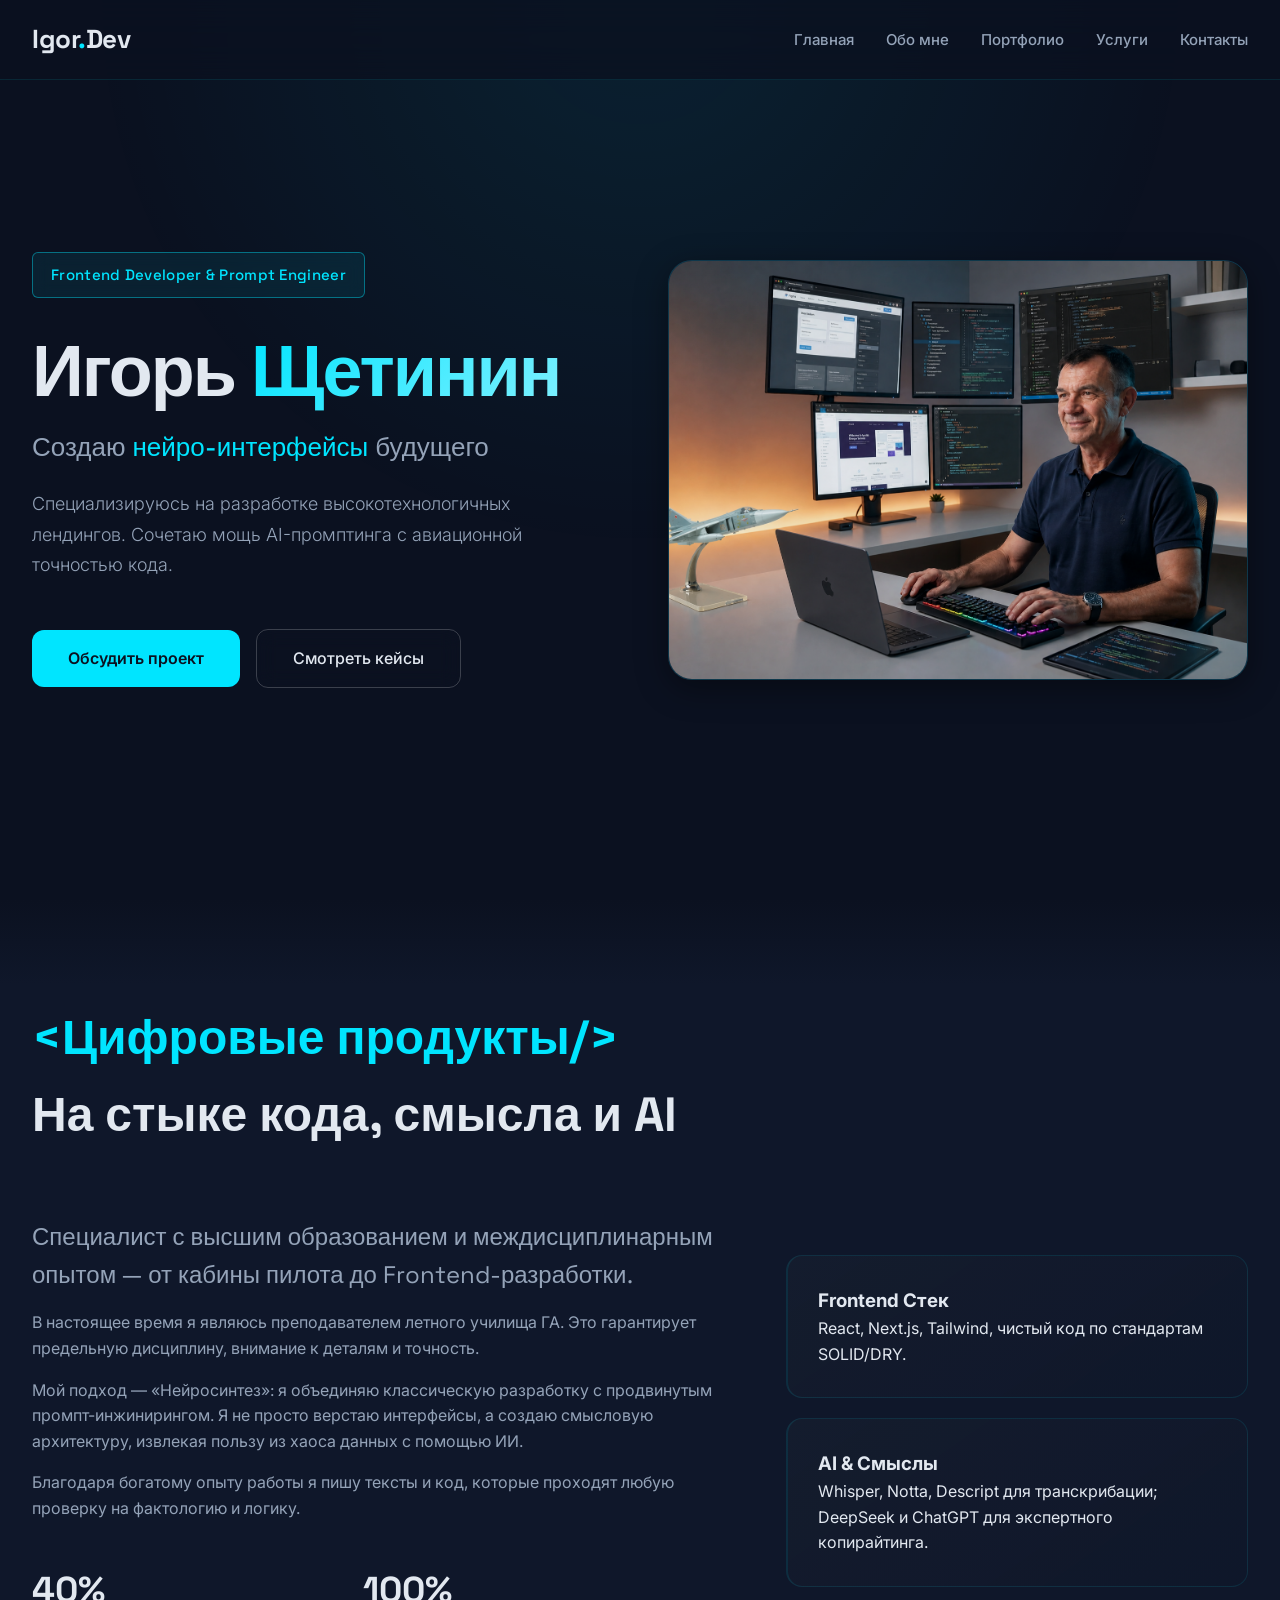
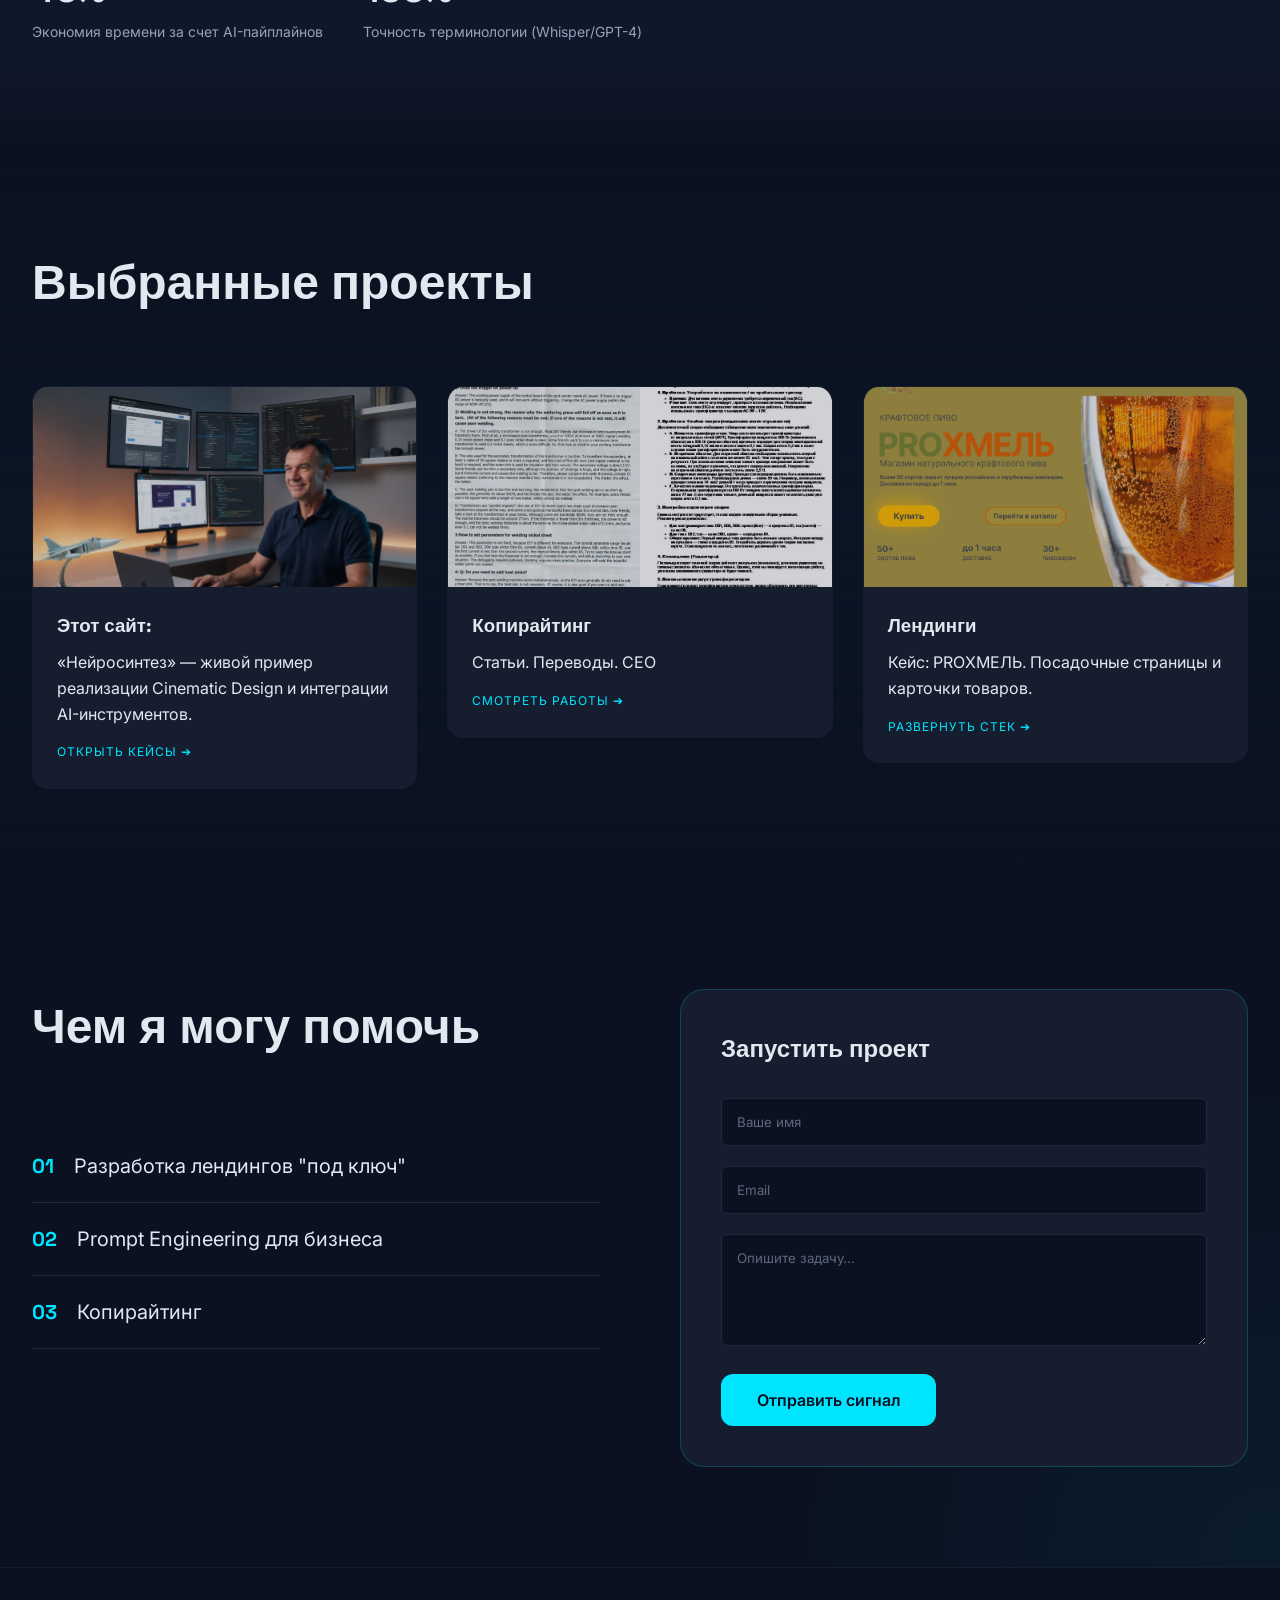
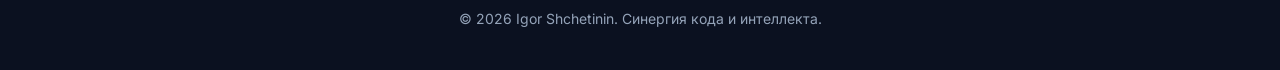
<file: index.html>
<!DOCTYPE html>
<html lang="ru">
<head>
    <meta charset="UTF-8">
    <meta name="viewport" content="width=device-width, initial-scale=1.0">
    <title>Игорь Щетинин — Frontend & AI Prompt Engineering</title>
    <link rel="stylesheet" href="style.css">
    <link href="https://fonts.googleapis.com/css2?family=Inter:wght@300;400;500;600;700&family=Space+Grotesk:wght@400;500;700&display=swap" rel="stylesheet">
</head>
<body>
    <header class="header">
        <div class="header__container">
            <a href="#" class="logo">Igor<span>.</span>Dev</a>
            <nav class="nav">
                <a href="#hero" class="nav__link">Главная</a>
                <a href="#about" class="nav__link">Обо мне</a>
                <a href="#portfolio" class="nav__link">Портфолио</a>
                <a href="#contact" class="nav__link">Услуги</a>
                <a href="#contact" class="nav__link">Контакты</a>
            </nav>
        </div>
    </header>

    <section class="hero" id="hero">
        <div class="hero__content">
            <span class="hero__badge"> Frontend Developer & Prompt Engineer</span>
            <h1 class="hero__name">
                Игорь
                <span class="accent">Щетинин</span>
            </h1>
            <p class="hero__role">Создаю <span class="highlight">нейро-интерфейсы</span> будущего</p>
            <p class="hero__description">Специализируюсь на разработке высокотехнологичных лендингов. Сочетаю мощь AI-промптинга с авиационной точностью кода.</p>
            <div class="hero__actions">
                <a href="#contact" class="btn btn--primary">Обсудить проект</a>
                <a href="#portfolio" class="btn btn--secondary">Смотреть кейсы</a>
            </div>
        </div>
        <div class="hero__visual">
            <div class="hero__image-wrapper">
                <img src="images/Image 4.png" alt="Игорь Щетинин" class="hero__image">
            </div>
        </div>
    </section>

    <section class="about" id="about">
        <div class="container">
            <h2 class="section-title"><span class="accent">&lt;Цифровые продукты/&gt;</span><br> На стыке кода, смысла и AI</h2>
            <div class="about__grid">
                <div class="about__bio">
                    <p class="about__lead">Специалист с высшим образованием и междисциплинарным опытом — от кабины пилота до Frontend-разработки.</p>
                    <p>В настоящее время я являюсь преподавателем летного училища ГА. Это гарантирует предельную дисциплину, внимание к деталям и точность.</p>
                    <p>Мой подход — «Нейросинтез»: я объединяю классическую разработку с продвинутым промпт-инжинирингом. Я не просто верстаю интерфейсы, а создаю смысловую архитектуру, извлекая пользу из хаоса данных с помощью ИИ.</p>
                    <p>Благодаря богатому опыту работы я пишу тексты и код, которые проходят любую проверку на фактологию и логику.</p>
                    <div class="about__stats">
                        <div>
                            <span class="stat-num">40%</span>
                            <span class="stat-desc">Экономия времени за счет AI-пайплайнов</span>
                        </div>
                        <div>
                            <span class="stat-num">100%</span>
                            <span class="stat-desc">Точность терминологии (Whisper/GPT-4)</span>
                        </div>
                    </div>
                </div>
                <div class="about__stack">
                    <div class="glass-card">
                        <h3>Frontend Стек</h3>
                        <p>React, Next.js, Tailwind, чистый код по стандартам SOLID/DRY.</p>
                    </div>
                    <div class="glass-card">
                        <h3>AI & Смыслы</h3>
                        <p>Whisper, Notta, Descript для транскрибации; DeepSeek и ChatGPT для экспертного копирайтинга.</p>
                    </div>
                </div>
            </div>
        </div>
    </section>

    <section class="portfolio" id="portfolio">
        <div class="container">
            <h2 class="section-title">Выбранные проекты</h2>
            <div class="portfolio__grid">
                
                <a href="#modal-site" class="project-card-link">
                    <article class="project-card">
                        <div class="project-card__img project-card__img--this-site"></div>
                        <div class="project-card__content">
                            <h3>Этот сайт:</h3>
                            <p>«Нейросинтез» — живой пример реализации Cinematic Design и интеграции AI-инструментов.</p>
                            <span class="tag">Открыть кейсы ➔</span>
                        </div>
                    </article>   
                </a>

                <a href="#modal-copywriting" class="project-card-link">
                    <article class="project-card">
                        <div class="project-card__img project-card__img--guide"></div>
                        <div class="project-card__content">
                            <h3>Копирайтинг</h3>
                            <p>Статьи. Переводы. СЕО</p>
                            <span class="tag">Смотреть работы ➔</span>
                        </div>
                    </article>
                </a>

                <a href="#modal-landings" class="project-card-link">
                    <article class="project-card">
                        <div class="project-card__img project-card__img--beer"></div>
                        <div class="project-card__content">
                            <h3>Лендинги</h3>
                            <p>Кейс: PROХМЕЛЬ. Посадочные страницы и карточки товаров.</p>
                            <span class="tag">Развернуть стек ➔</span>
                        </div>
                    </article>
                </a>

            </div>
        </div>
    </section>

    <section class="contact-section" id="contact">
        <div class="container">
            <div class="contact-grid">
                <div>
                    <h2 class="section-title">Чем я могу помочь</h2>
                    <ul class="services-list">
                        <li><span>01</span> Разработка лендингов "под ключ"</li>
                        <li><span>02</span> Prompt Engineering для бизнеса</li>
                        <li><span>03</span> Копирайтинг</li>
                    </ul>
                </div>
                <div>
                    <form class="contact-form">
                        <h3 class="form-title">Запустить проект</h3>
                        <input type="text" class="form-input" placeholder="Ваше имя" required>
                        <input type="email" class="form-input" placeholder="Email" required>
                        <textarea class="form-input" rows="5" placeholder="Опишите задачу..."></textarea>
                        <button type="submit" class="btn btn--primary">Отправить сигнал</button>
                    </form>
                </div>
            </div>
        </div>
    </section>

    <footer class="footer">
        <p>© 2026 Igor Shchetinin. Синергия кода и интеллекта.</p>
    </footer>

    <div id="modal-site" class="modal-overlay">
        <div class="modal-window">
            <a href="#portfolio" class="modal-close">&times;</a>
            <h3 class="modal-title">Архитектура "Этот сайт"</h3>
            <p class="modal-text">Примеры исходного кода, логики промптов и дизайн-концептов данного портфолио.</p>
            <div class="modal-buttons-grid">
                <a href="#" class="btn btn--primary">Исходный код GitHub</a>
                <a href="#" class="btn btn--secondary">Промпты для UI/UX</a>
                <a href="#" class="btn btn--secondary">Схема Cinematic Design</a>
                <a href="#" class="btn btn--secondary">Оптимизация стилей</a>
                <a href="#" class="btn btn--secondary disabled">Логи сборки (Заглушка)</a>
            </div>
        </div>
    </div>

    <div id="modal-copywriting" class="modal-overlay">
        <div class="modal-window">
            <a href="#portfolio" class="modal-close">&times;</a>
            <h3 class="modal-title">Портфолио: Копирайтинг</h3>
            <p class="modal-text">Выбери интересующее направление, чтобы открыть документы с примерами текстов.</p>
            <div class="modal-buttons-grid">
                <a href="https://docs.google.com/document/d/e/2PACX-1vSeGCK1GJhtOJeg4nSQj3GuXzm9YnDDil5pE3tVy5aUGbjtEb6DBA6sCgiKSE_q30Sru28Xbn4STqZm/pub" target="_blank" class="btn btn--primary">SEO-статьи</a>
                <a href="#" class="btn btn--secondary">Storytelling</a>
                 <a href="https://docs.google.com/document/d/1_5NSqFms1VL6scaicS7QCjXUIm-scSdjndJIUULsleg/edit?tab=t.0" target="_blank" class="btn btn--primary">Для соц.сетей</a>
                <a href="https://docs.google.com/document/d/1b35qB7iMBAOXEBOtkdci28DijciAy9UYDM7He5okNKk/edit?usp=sharing   " target="_blank" class="btn btn--primary">Переводы</a>
                <a href="#" class="btn btn--secondary disabled">Доп. материалы (Заглушка)</a>
            </div>
        </div>
    </div>

    <div id="modal-landings" class="modal-overlay">
        <div class="modal-window">
            <a href="#portfolio" class="modal-close">&times;</a>
            <h3 class="modal-title">Разработка Лендингов</h3>
            <p class="modal-text">Интерактивные прототипы, JSON-структуры и реализованные посадочные страницы.</p>
            <div class="modal-buttons-grid">
                <a href="#" class="btn btn--primary">Кейс: PROХМЕЛЬ</a>
                <a href="#" class="btn btn--secondary">JSON структуры данных</a>
                <a href="#" class="btn btn--secondary">Компоненты Tailwind</a>
                <a href="#" class="btn btn--secondary">Адаптивная верстка</a>
                <a href="#" class="btn btn--secondary disabled">Интеграция с CRM (Заглушка)</a>
            </div>
        </div>
    </div>
</body>
</html>
</file>
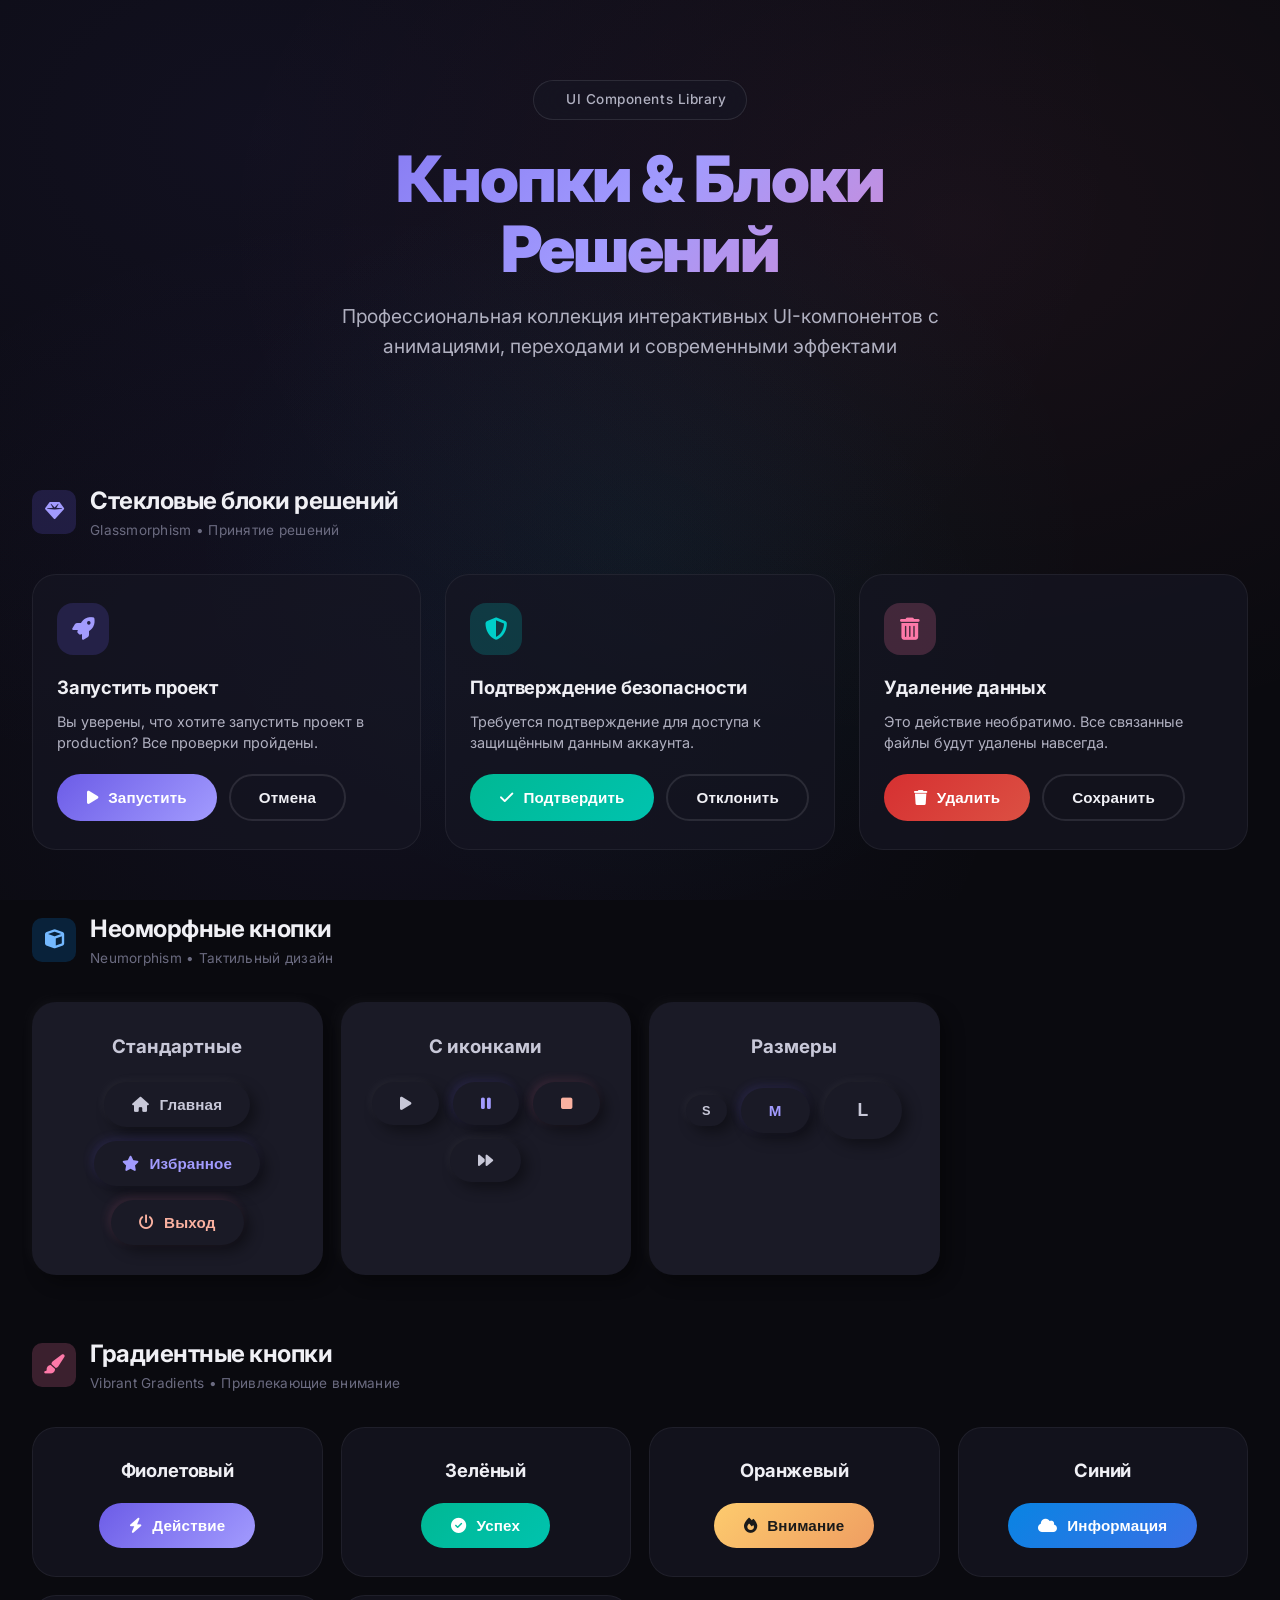
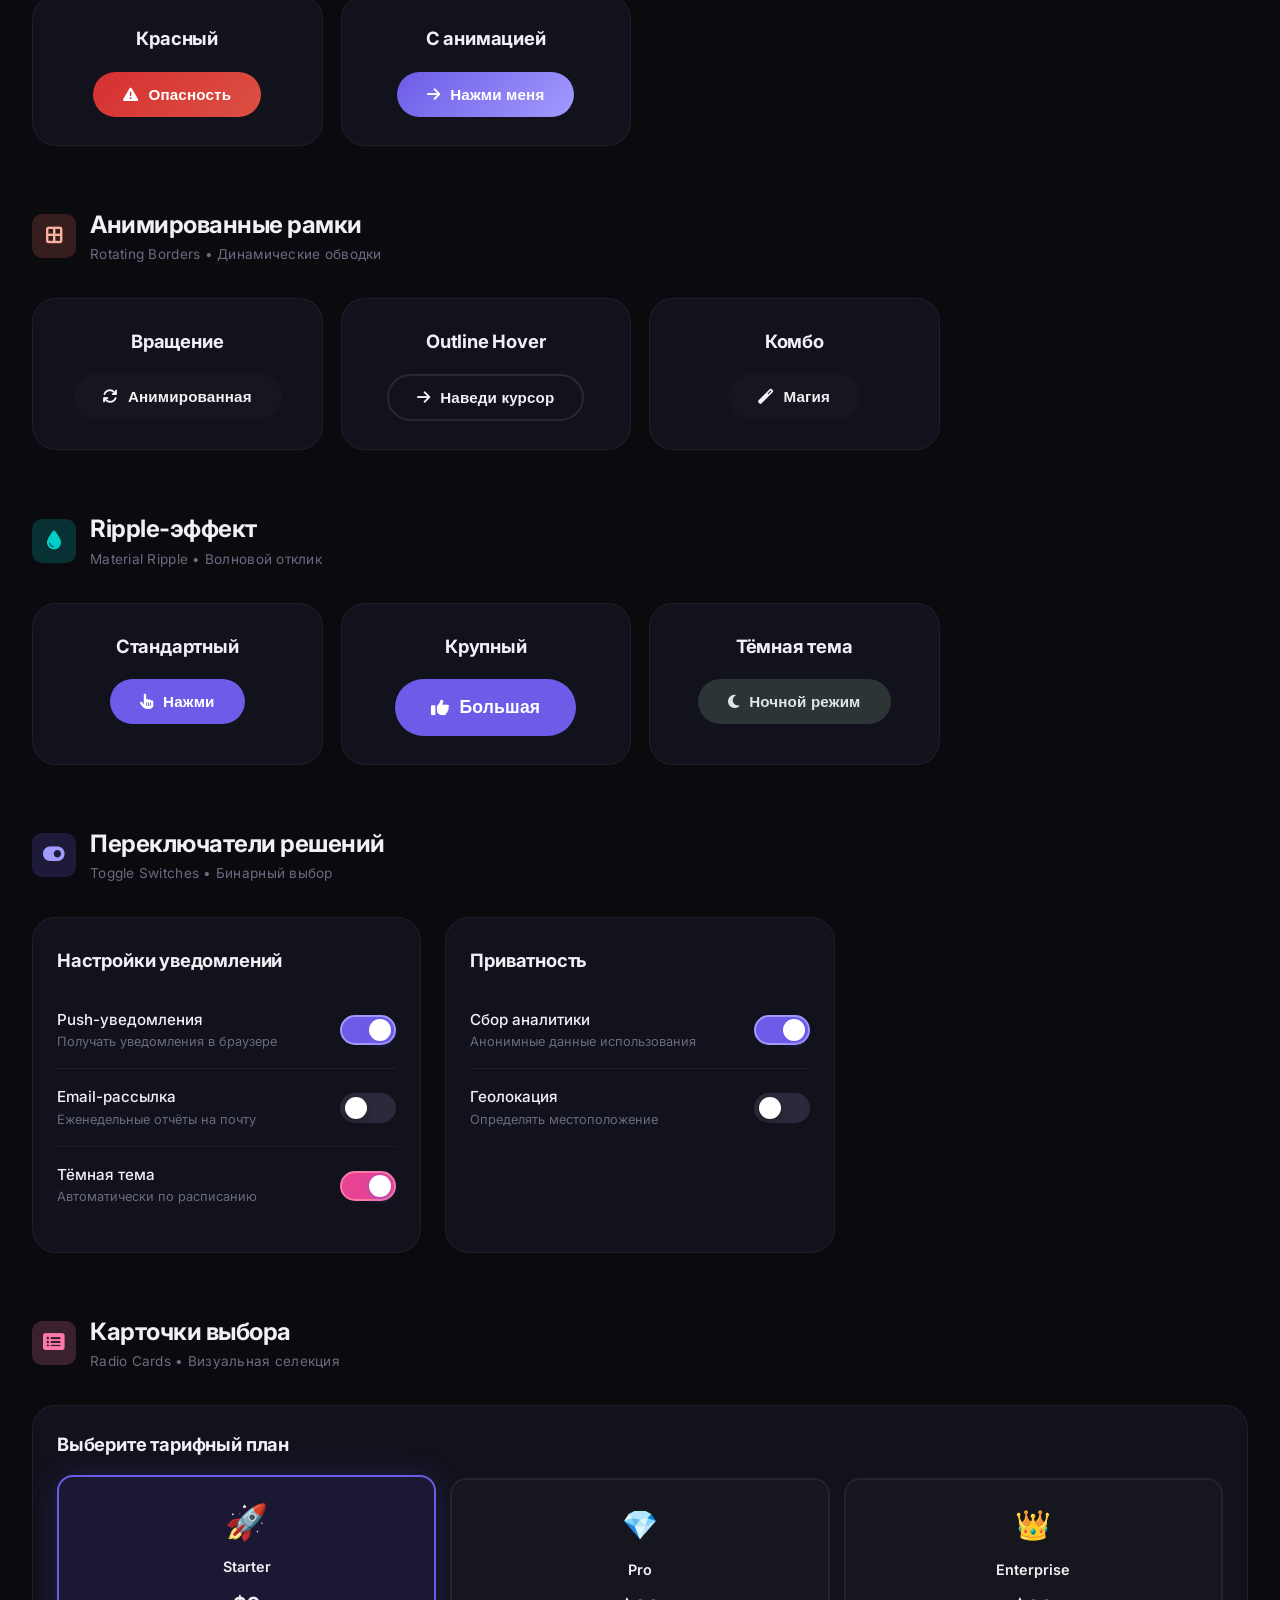
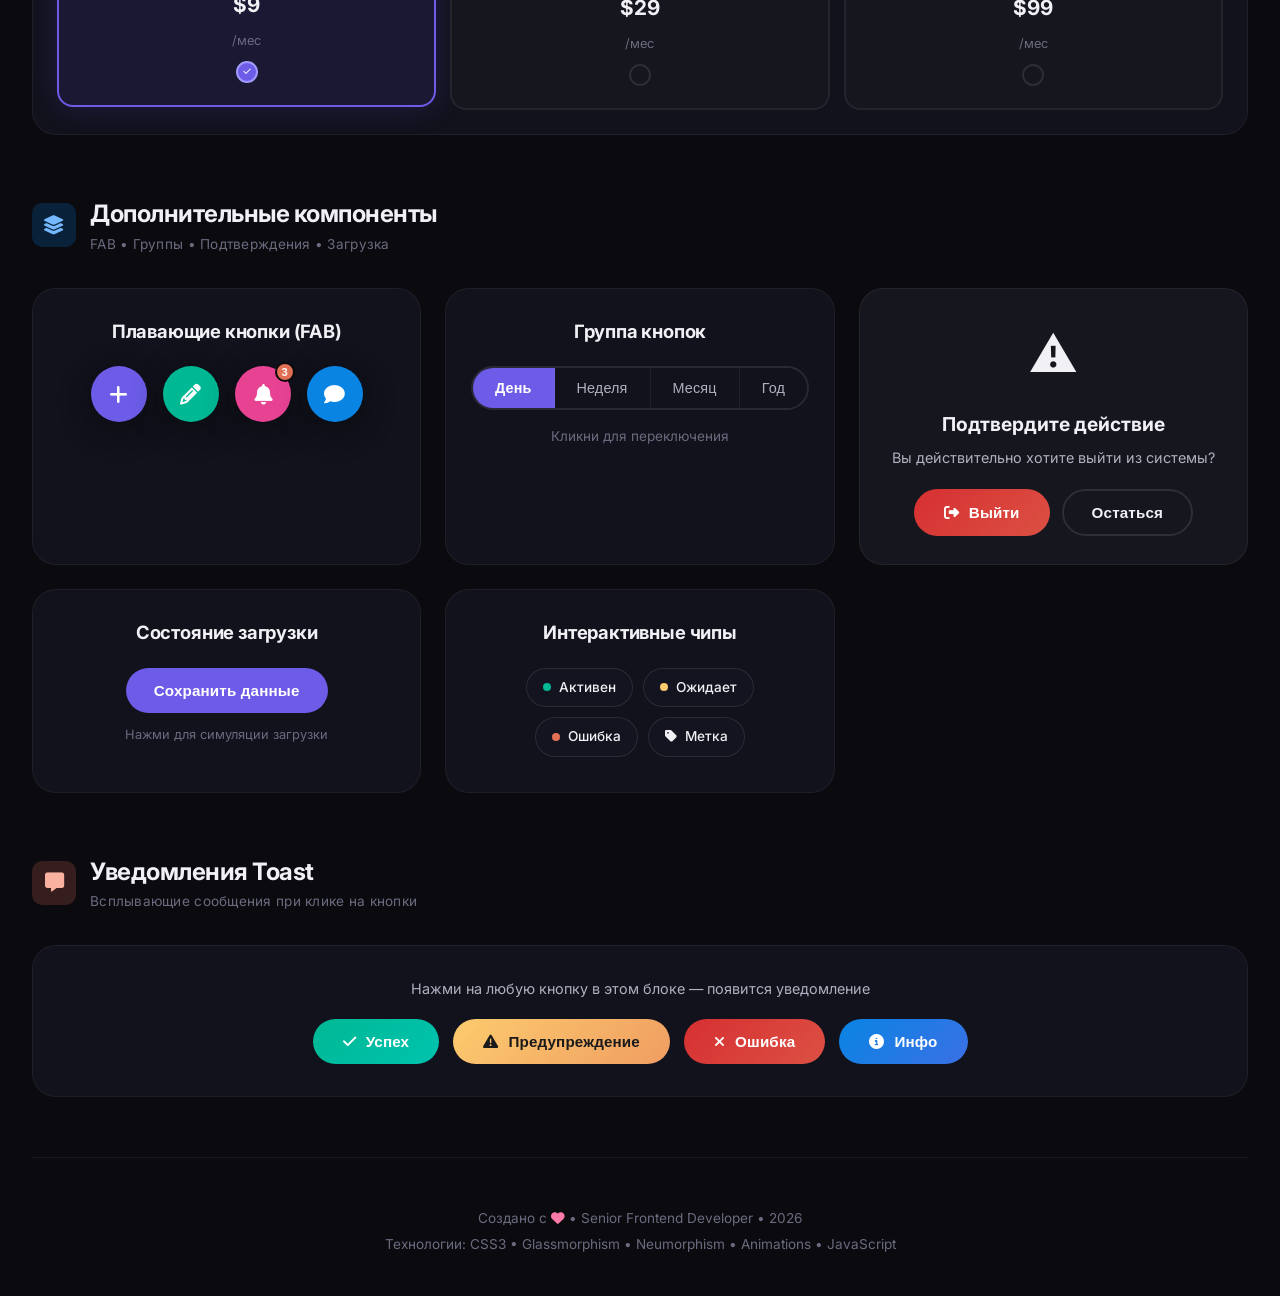
<file: test.html>
<!DOCTYPE html>
<html lang="ru">
<head>
    <meta charset="UTF-8">
    <meta name="viewport" content="width=device-width, initial-scale=1.0">
    <title>UI Компоненты | Кнопки и Блоки Решений</title>

    <!-- Font Awesome 6 -->
    <link rel="stylesheet" href="https://cdnjs.cloudflare.com/ajax/libs/font-awesome/6.5.1/css/all.min.css">
    <!-- Google Fonts -->
    <link href="https://fonts.googleapis.com/css2?family=Inter:wght@300;400;500;600;700;800;900&family=JetBrains+Mono:wght@400;500;600&family=Playfair+Display:wght@500;600;700&display=swap" rel="stylesheet">
    <!-- Animate.css -->
    <link rel="stylesheet" href="https://cdnjs.cloudflare.com/ajax/libs/animate.css/4.1.1/animate.min.css">

    <style>
        :root {
            --bg-primary: #0a0a0f;
            --bg-secondary: #111118;
            --bg-card: #16161f;
            --bg-card-hover: #1c1c28;
            --bg-glass: rgba(22, 22, 35, 0.7);
            --border-subtle: rgba(255, 255, 255, 0.06);
            --border-medium: rgba(255, 255, 255, 0.1);
            --border-active: rgba(255, 255, 255, 0.2);
            --text-primary: #f0f0f5;
            --text-secondary: #b0b0c0;
            --text-muted: #6b6b80;
            --accent-1: #6c5ce7;
            --accent-2: #a29bfe;
            --accent-3: #fd79a8;
            --accent-4: #e84393;
            --gradient-1: linear-gradient(135deg, #6c5ce7 0%, #a29bfe 50%, #fd79a8 100%);
            --gradient-2: linear-gradient(135deg, #00b894 0%, #00cec9 100%);
            --gradient-3: linear-gradient(135deg, #fdcb6e 0%, #e17055 100%);
            --gradient-4: linear-gradient(135deg, #0984e3 0%, #6c5ce7 100%);
            --gradient-5: linear-gradient(135deg, #d63031 0%, #e17055 100%);
            --gradient-6: linear-gradient(135deg, #2d3436 0%, #636e72 100%);
            --shadow-sm: 0 2px 8px rgba(0, 0, 0, 0.3);
            --shadow-md: 0 8px 32px rgba(0, 0, 0, 0.4);
            --shadow-lg: 0 16px 48px rgba(0, 0, 0, 0.5);
            --shadow-glow-1: 0 0 40px rgba(108, 92, 231, 0.3);
            --shadow-glow-2: 0 0 40px rgba(0, 206, 201, 0.3);
            --shadow-glow-3: 0 0 40px rgba(253, 121, 168, 0.3);
            --radius-sm: 10px;
            --radius-md: 16px;
            --radius-lg: 24px;
            --radius-xl: 32px;
            --radius-full: 9999px;
            --transition-fast: 0.2s cubic-bezier(0.4, 0, 0.2, 1);
            --transition-smooth: 0.35s cubic-bezier(0.4, 0, 0.2, 1);
            --transition-bounce: 0.5s cubic-bezier(0.34, 1.56, 0.64, 1);
            --transition-spring: 0.6s cubic-bezier(0.22, 1.2, 0.36, 1);
        }

        * {
            margin: 0;
            padding: 0;
            box-sizing: border-box;
        }

        html {
            scroll-behavior: smooth;
            font-size: 16px;
        }

        body {
            font-family: 'Inter', system-ui, -apple-system, sans-serif;
            background: var(--bg-primary);
            color: var(--text-primary);
            min-height: 100vh;
            overflow-x: hidden;
            line-height: 1.6;
            -webkit-font-smoothing: antialiased;
            -moz-osx-font-smoothing: grayscale;
            background-image:
                radial-gradient(ellipse at 20% 15%, rgba(108, 92, 231, 0.08) 0%, transparent 60%),
                radial-gradient(ellipse at 75% 25%, rgba(253, 121, 168, 0.06) 0%, transparent 55%),
                radial-gradient(ellipse at 50% 60%, rgba(0, 206, 201, 0.05) 0%, transparent 50%),
                radial-gradient(ellipse at 30% 80%, rgba(108, 92, 231, 0.07) 0%, transparent 50%);
            background-attachment: fixed;
        }

        /* ---- Анимированные частицы фона ---- */
        .particles-container {
            position: fixed;
            top: 0;
            left: 0;
            width: 100%;
            height: 100%;
            pointer-events: none;
            z-index: 0;
        }
        .particle {
            position: absolute;
            border-radius: 50%;
            background: var(--accent-2);
            opacity: 0;
            animation: floatUp linear infinite;
        }
        @keyframes floatUp {
            0% {
                transform: translateY(100vh) scale(0);
                opacity: 0;
            }
            10% {
                opacity: 0.5;
            }
            90% {
                opacity: 0.15;
            }
            100% {
                transform: translateY(-10vh) scale(1.5);
                opacity: 0;
            }
        }

        /* ---- Контейнер ---- */
        .container {
            max-width: 1300px;
            margin: 0 auto;
            padding: 0 32px;
            position: relative;
            z-index: 1;
        }

        /* ---- Заголовок Hero ---- */
        .hero {
            text-align: center;
            padding: 80px 0 50px;
            position: relative;
        }
        .hero-badge {
            display: inline-block;
            padding: 8px 20px;
            border-radius: var(--radius-full);
            background: var(--bg-glass);
            border: 1px solid var(--border-medium);
            font-size: 0.85rem;
            font-weight: 500;
            color: var(--text-secondary);
            letter-spacing: 0.04em;
            backdrop-filter: blur(20px);
            -webkit-backdrop-filter: blur(20px);
            margin-bottom: 24px;
            animation: fadeInDown 0.8s ease forwards;
        }
        .hero-badge i {
            color: var(--accent-2);
            margin-right: 8px;
            animation: pulse-dot 2s ease-in-out infinite;
        }
        @keyframes pulse-dot {
            0%,
            100% {
                opacity: 1;
                transform: scale(1);
            }
            50% {
                opacity: 0.5;
                transform: scale(0.7);
            }
        }
        .hero h1 {
            font-size: clamp(2.5rem, 5vw, 4rem);
            font-weight: 900;
            letter-spacing: -0.03em;
            line-height: 1.1;
            margin-bottom: 16px;
            background: var(--gradient-1);
            -webkit-background-clip: text;
            background-clip: text;
            -webkit-text-fill-color: transparent;
            animation: fadeInUp 0.8s ease forwards;
            animation-delay: 0.15s;
            opacity: 0;
            animation-fill-mode: forwards;
        }
        .hero p {
            font-size: 1.2rem;
            color: var(--text-secondary);
            max-width: 650px;
            margin: 0 auto 10px;
            animation: fadeInUp 0.8s ease forwards;
            animation-delay: 0.3s;
            opacity: 0;
            animation-fill-mode: forwards;
        }
        @keyframes fadeInUp {
            from {
                opacity: 0;
                transform: translateY(30px);
            }
            to {
                opacity: 1;
                transform: translateY(0);
            }
        }
        @keyframes fadeInDown {
            from {
                opacity: 0;
                transform: translateY(-20px);
            }
            to {
                opacity: 1;
                transform: translateY(0);
            }
        }

        /* ---- Разделители секций ---- */
        .section {
            margin: 60px 0;
            animation: fadeInUp 0.8s ease forwards;
            opacity: 0;
            animation-fill-mode: forwards;
        }
        .section:nth-child(2) {
            animation-delay: 0.1s;
        }
        .section:nth-child(3) {
            animation-delay: 0.2s;
        }
        .section:nth-child(4) {
            animation-delay: 0.3s;
        }
        .section:nth-child(5) {
            animation-delay: 0.4s;
        }
        .section:nth-child(6) {
            animation-delay: 0.5s;
        }
        .section:nth-child(7) {
            animation-delay: 0.6s;
        }
        .section:nth-child(8) {
            animation-delay: 0.7s;
        }
        .section-header {
            display: flex;
            align-items: center;
            gap: 14px;
            margin-bottom: 32px;
        }
        .section-icon {
            width: 44px;
            height: 44px;
            border-radius: var(--radius-sm);
            display: flex;
            align-items: center;
            justify-content: center;
            font-size: 1.2rem;
            flex-shrink: 0;
        }
        .section-icon.purple {
            background: rgba(108, 92, 231, 0.2);
            color: var(--accent-2);
        }
        .section-icon.green {
            background: rgba(0, 206, 201, 0.2);
            color: #00cec9;
        }
        .section-icon.pink {
            background: rgba(253, 121, 168, 0.2);
            color: var(--accent-3);
        }
        .section-icon.blue {
            background: rgba(9, 132, 227, 0.2);
            color: #74b9ff;
        }
        .section-icon.orange {
            background: rgba(225, 112, 85, 0.2);
            color: #fab1a0;
        }
        .section-title {
            font-size: 1.5rem;
            font-weight: 700;
            letter-spacing: -0.02em;
            color: var(--text-primary);
        }
        .section-subtitle {
            font-size: 0.85rem;
            color: var(--text-muted);
            font-weight: 400;
            letter-spacing: 0.02em;
        }

        /* ---- Сетка карточек ---- */
        .cards-grid {
            display: grid;
            grid-template-columns: repeat(auto-fill, minmax(340px, 1fr));
            gap: 24px;
        }
        .cards-grid.small {
            grid-template-columns: repeat(auto-fill, minmax(260px, 1fr));
            gap: 18px;
        }
        .cards-grid.wide {
            grid-template-columns: repeat(auto-fill, minmax(380px, 1fr));
            gap: 24px;
        }

        /* ---- Стекловая карточка (Glassmorphism) ---- */
        .glass-card {
            background: var(--bg-glass);
            border: 1px solid var(--border-subtle);
            border-radius: var(--radius-lg);
            padding: 28px 24px;
            backdrop-filter: blur(30px);
            -webkit-backdrop-filter: blur(30px);
            transition: all var(--transition-smooth);
            position: relative;
            overflow: hidden;
            cursor: default;
        }
        .glass-card::before {
            content: '';
            position: absolute;
            top: 0;
            left: 0;
            right: 0;
            height: 1px;
            background: linear-gradient(90deg, transparent, rgba(255, 255, 255, 0.15), transparent);
            opacity: 0;
            transition: opacity var(--transition-smooth);
        }
        .glass-card:hover {
            border-color: var(--border-active);
            transform: translateY(-4px);
            box-shadow: var(--shadow-lg), 0 0 60px rgba(108, 92, 231, 0.08);
            background: var(--bg-card-hover);
        }
        .glass-card:hover::before {
            opacity: 1;
        }
        .glass-card .card-icon {
            width: 52px;
            height: 52px;
            border-radius: var(--radius-md);
            display: flex;
            align-items: center;
            justify-content: center;
            font-size: 1.4rem;
            margin-bottom: 18px;
            transition: all var(--transition-smooth);
        }
        .glass-card:hover .card-icon {
            transform: scale(1.08) rotate(-5deg);
        }
        .glass-card h3 {
            font-size: 1.15rem;
            font-weight: 700;
            margin-bottom: 8px;
            letter-spacing: -0.01em;
        }
        .glass-card p {
            font-size: 0.9rem;
            color: var(--text-secondary);
            margin-bottom: 20px;
            line-height: 1.5;
        }
        .glass-card .card-actions {
            display: flex;
            gap: 12px;
            flex-wrap: wrap;
        }

        /* ---- Неоморфные кнопки ---- */
        .neumo-card {
            background: #1a1a26;
            border-radius: var(--radius-lg);
            padding: 30px 24px;
            box-shadow: 8px 8px 16px rgba(0, 0, 0, 0.35), -4px -4px 12px rgba(255, 255, 255, 0.03);
            transition: all var(--transition-smooth);
            text-align: center;
        }
        .neumo-card:hover {
            box-shadow: 12px 12px 24px rgba(0, 0, 0, 0.45), -6px -6px 16px rgba(255, 255, 255, 0.04);
        }
        .neumo-btn {
            display: inline-flex;
            align-items: center;
            gap: 10px;
            padding: 14px 28px;
            border-radius: var(--radius-full);
            font-weight: 600;
            font-size: 0.95rem;
            border: none;
            cursor: pointer;
            letter-spacing: 0.01em;
            transition: all var(--transition-smooth);
            background: #1a1a26;
            color: #c8c8d8;
            box-shadow: 6px 6px 14px rgba(0, 0, 0, 0.4), -3px -3px 10px rgba(255, 255, 255, 0.04);
            position: relative;
            overflow: hidden;
        }
        .neumo-btn:active {
            box-shadow: inset 4px 4px 10px rgba(0, 0, 0, 0.5), inset -2px -2px 6px rgba(255, 255, 255, 0.03);
            transform: scale(0.96);
            color: #a0a0b8;
        }
        .neumo-btn.accent {
            color: var(--accent-2);
            box-shadow: 6px 6px 14px rgba(0, 0, 0, 0.4), -3px -3px 10px rgba(108, 92, 231, 0.15);
        }
        .neumo-btn.accent:active {
            box-shadow: inset 4px 4px 10px rgba(0, 0, 0, 0.5), inset -2px -2px 6px rgba(108, 92, 231, 0.1);
        }
        .neumo-btn.danger {
            color: #fab1a0;
            box-shadow: 6px 6px 14px rgba(0, 0, 0, 0.4), -3px -3px 10px rgba(253, 121, 168, 0.12);
        }

        /* ---- Градиентные кнопки ---- */
        .gradient-btn {
            display: inline-flex;
            align-items: center;
            gap: 10px;
            padding: 14px 30px;
            border-radius: var(--radius-full);
            font-weight: 600;
            font-size: 0.95rem;
            border: none;
            cursor: pointer;
            letter-spacing: 0.01em;
            color: #fff;
            position: relative;
            overflow: hidden;
            transition: all var(--transition-smooth);
            background-size: 200% 200%;
            background-position: 0% 0%;
            z-index: 1;
        }
        .gradient-btn::after {
            content: '';
            position: absolute;
            inset: 0;
            border-radius: inherit;
            opacity: 0;
            transition: opacity var(--transition-smooth);
            z-index: -1;
            background: inherit;
            background-size: 200% 200%;
            background-position: 100% 100%;
            filter: brightness(1.3);
        }
        .gradient-btn:hover {
            transform: translateY(-3px);
            box-shadow: var(--shadow-md);
            background-position: 100% 100%;
        }
        .gradient-btn:hover::after {
            opacity: 1;
        }
        .gradient-btn:active {
            transform: translateY(-1px) scale(0.97);
            transition: all 0.1s ease;
        }
        .gradient-btn.purple-grad {
            background-image: var(--gradient-1);
        }
        .gradient-btn.green-grad {
            background-image: var(--gradient-2);
        }
        .gradient-btn.orange-grad {
            background-image: var(--gradient-3);
            color: #1a1a1a;
        }
        .gradient-btn.blue-grad {
            background-image: var(--gradient-4);
        }
        .gradient-btn.red-grad {
            background-image: var(--gradient-5);
        }

        /* ---- Outline кнопки с анимированной рамкой ---- */
        .outline-btn {
            display: inline-flex;
            align-items: center;
            gap: 10px;
            padding: 13px 28px;
            border-radius: var(--radius-full);
            font-weight: 600;
            font-size: 0.95rem;
            cursor: pointer;
            letter-spacing: 0.01em;
            background: transparent;
            color: var(--text-primary);
            border: 2px solid var(--border-medium);
            transition: all var(--transition-smooth);
            position: relative;
            overflow: hidden;
        }
        .outline-btn::before {
            content: '';
            position: absolute;
            inset: -2px;
            border-radius: inherit;
            padding: 2px;
            background: var(--gradient-1);
            -webkit-mask: linear-gradient(#fff 0 0) content-box, linear-gradient(#fff 0 0);
            mask: linear-gradient(#fff 0 0) content-box, linear-gradient(#fff 0 0);
            -webkit-mask-composite: xor;
            mask-composite: exclude;
            opacity: 0;
            transition: opacity var(--transition-smooth);
        }
        .outline-btn:hover {
            border-color: transparent;
            box-shadow: var(--shadow-glow-1);
            transform: translateY(-2px);
        }
        .outline-btn:hover::before {
            opacity: 1;
        }

        /* ---- Анимированная рамка (вращающаяся) ---- */
        .border-anim-btn {
            display: inline-flex;
            align-items: center;
            gap: 10px;
            padding: 14px 30px;
            border-radius: var(--radius-full);
            font-weight: 600;
            font-size: 0.95rem;
            cursor: pointer;
            letter-spacing: 0.01em;
            background: var(--bg-card);
            color: var(--text-primary);
            border: none;
            position: relative;
            z-index: 0;
            overflow: hidden;
            transition: all var(--transition-smooth);
        }
        .border-anim-btn::before {
            content: '';
            position: absolute;
            z-index: -2;
            inset: -3px;
            border-radius: inherit;
            background: conic-gradient(from 0deg,
                    #6c5ce7, #a29bfe, #fd79a8, #e84393, #6c5ce7);
            animation: rotateBorder 3s linear infinite;
            opacity: 0;
            transition: opacity var(--transition-smooth);
        }
        .border-anim-btn::after {
            content: '';
            position: absolute;
            z-index: -1;
            inset: 2px;
            border-radius: inherit;
            background: var(--bg-card);
            transition: background var(--transition-smooth);
        }
        .border-anim-btn:hover::before {
            opacity: 1;
        }
        .border-anim-btn:hover {
            transform: translateY(-3px);
            box-shadow: var(--shadow-glow-1);
        }
        @keyframes rotateBorder {
            from {
                transform: rotate(0deg);
            }
            to {
                transform: rotate(360deg);
            }
        }

        /* ---- Кнопки с ripple-эффектом ---- */
        .ripple-btn {
            display: inline-flex;
            align-items: center;
            gap: 10px;
            padding: 14px 30px;
            border-radius: var(--radius-full);
            font-weight: 600;
            font-size: 0.95rem;
            cursor: pointer;
            letter-spacing: 0.01em;
            border: none;
            background: var(--accent-1);
            color: #fff;
            position: relative;
            overflow: hidden;
            transition: all var(--transition-smooth);
        }
        .ripple-btn:hover {
            background: #7d6ff0;
            box-shadow: var(--shadow-glow-1);
            transform: translateY(-2px);
        }
        .ripple-btn .ripple {
            position: absolute;
            border-radius: 50%;
            background: rgba(255, 255, 255, 0.4);
            transform: scale(0);
            animation: rippleEffect 0.7s ease-out forwards;
            pointer-events: none;
        }
        @keyframes rippleEffect {
            to {
                transform: scale(6);
                opacity: 0;
            }
        }

        /* ---- Переключатели (Toggle) ---- */
        .toggle-row {
            display: flex;
            align-items: center;
            justify-content: space-between;
            padding: 16px 0;
            border-bottom: 1px solid var(--border-subtle);
            gap: 16px;
        }
        .toggle-row:last-child {
            border-bottom: none;
        }
        .toggle-label {
            font-weight: 500;
            font-size: 0.95rem;
            color: var(--text-primary);
        }
        .toggle-desc {
            font-size: 0.8rem;
            color: var(--text-muted);
        }
        .toggle-switch {
            position: relative;
            width: 56px;
            height: 30px;
            flex-shrink: 0;
        }
        .toggle-switch input {
            opacity: 0;
            width: 0;
            height: 0;
        }
        .toggle-slider {
            position: absolute;
            cursor: pointer;
            inset: 0;
            background: #2a2a3a;
            border-radius: 30px;
            transition: all var(--transition-smooth);
            border: 2px solid transparent;
        }
        .toggle-slider::before {
            content: '';
            position: absolute;
            height: 22px;
            width: 22px;
            left: 3px;
            bottom: 2px;
            background: #fff;
            border-radius: 50%;
            transition: all var(--transition-bounce);
            box-shadow: 0 2px 6px rgba(0, 0, 0, 0.3);
        }
        .toggle-switch input:checked+.toggle-slider {
            background: var(--accent-1);
            border-color: var(--accent-2);
        }
        .toggle-switch input:checked+.toggle-slider::before {
            transform: translateX(24px);
            background: #fff;
            box-shadow: 0 2px 8px rgba(108, 92, 231, 0.5);
        }
        .toggle-switch input:checked+.toggle-slider.green {
            background: #00b894;
            border-color: #00cec9;
        }
        .toggle-switch input:checked+.toggle-slider.pink {
            background: #e84393;
            border-color: #fd79a8;
        }

        /* ---- Радио-карточки выбора ---- */
        .radio-cards {
            display: flex;
            gap: 14px;
            flex-wrap: wrap;
        }
        .radio-card {
            flex: 1;
            min-width: 140px;
            cursor: pointer;
            position: relative;
        }
        .radio-card input {
            display: none;
        }
        .radio-card-content {
            display: flex;
            flex-direction: column;
            align-items: center;
            gap: 10px;
            padding: 22px 18px;
            border-radius: var(--radius-md);
            background: var(--bg-card);
            border: 2px solid var(--border-subtle);
            transition: all var(--transition-smooth);
            text-align: center;
        }
        .radio-card input:checked+.radio-card-content {
            border-color: var(--accent-1);
            background: rgba(108, 92, 231, 0.1);
            box-shadow: 0 0 30px rgba(108, 92, 231, 0.2);
            transform: translateY(-3px);
        }
        .radio-card-content:hover {
            border-color: var(--border-active);
            transform: translateY(-2px);
        }
        .radio-card-content .radio-icon {
            font-size: 1.8rem;
            transition: transform var(--transition-bounce);
        }
        .radio-card input:checked+.radio-card-content .radio-icon {
            transform: scale(1.2);
        }
        .radio-card-content .radio-label {
            font-weight: 600;
            font-size: 0.9rem;
        }
        .radio-check {
            width: 22px;
            height: 22px;
            border-radius: 50%;
            border: 2px solid var(--border-medium);
            display: flex;
            align-items: center;
            justify-content: center;
            transition: all var(--transition-smooth);
        }
        .radio-card input:checked+.radio-card-content .radio-check {
            border-color: var(--accent-2);
            background: var(--accent-1);
        }
        .radio-check::after {
            content: '✓';
            font-size: 0.7rem;
            color: #fff;
            opacity: 0;
            transform: scale(0);
            transition: all var(--transition-bounce);
        }
        .radio-card input:checked+.radio-card-content .radio-check::after {
            opacity: 1;
            transform: scale(1);
        }

        /* ---- Кнопка-иконка (FAB) ---- */
        .fab-btn {
            width: 56px;
            height: 56px;
            border-radius: 50%;
            border: none;
            cursor: pointer;
            display: flex;
            align-items: center;
            justify-content: center;
            font-size: 1.3rem;
            color: #fff;
            transition: all var(--transition-bounce);
            position: relative;
            box-shadow: var(--shadow-md);
        }
        .fab-btn:hover {
            transform: scale(1.12) rotate(15deg);
            box-shadow: var(--shadow-lg);
        }
        .fab-btn:active {
            transform: scale(0.9);
            transition: all 0.1s ease;
        }
        .fab-btn.purple {
            background: var(--accent-1);
        }
        .fab-btn.green {
            background: #00b894;
        }
        .fab-btn.pink {
            background: #e84393;
        }
        .fab-btn.blue {
            background: #0984e3;
        }
        .fab-btn .fab-badge {
            position: absolute;
            top: -4px;
            right: -4px;
            width: 20px;
            height: 20px;
            border-radius: 50%;
            background: #e17055;
            font-size: 0.7rem;
            display: flex;
            align-items: center;
            justify-content: center;
            font-weight: 700;
            border: 2px solid var(--bg-primary);
            animation: badgePop 0.4s cubic-bezier(0.34, 1.56, 0.64, 1);
        }
        @keyframes badgePop {
            0% {
                transform: scale(0);
            }
            100% {
                transform: scale(1);
            }
        }

        /* ---- Группа кнопок ---- */
        .btn-group {
            display: inline-flex;
            border-radius: var(--radius-full);
            overflow: hidden;
            border: 2px solid var(--border-medium);
        }
        .btn-group button {
            padding: 12px 22px;
            border: none;
            cursor: pointer;
            font-weight: 500;
            font-size: 0.9rem;
            background: transparent;
            color: var(--text-secondary);
            transition: all var(--transition-smooth);
            letter-spacing: 0.01em;
            border-right: 1px solid var(--border-subtle);
        }
        .btn-group button:last-child {
            border-right: none;
        }
        .btn-group button:hover {
            background: rgba(255, 255, 255, 0.04);
            color: var(--text-primary);
        }
        .btn-group button.active {
            background: var(--accent-1);
            color: #fff;
            font-weight: 600;
        }

        /* ---- Блок подтверждения ---- */
        .confirm-block {
            background: var(--bg-card);
            border-radius: var(--radius-lg);
            padding: 28px;
            border: 1px solid var(--border-subtle);
            text-align: center;
            transition: all var(--transition-smooth);
        }
        .confirm-block:hover {
            border-color: var(--border-active);
            box-shadow: var(--shadow-md);
        }
        .confirm-block .confirm-icon {
            font-size: 3rem;
            margin-bottom: 16px;
            animation: floatIcon 3s ease-in-out infinite;
        }
        @keyframes floatIcon {
            0%,
            100% {
                transform: translateY(0);
            }
            50% {
                transform: translateY(-12px);
            }
        }
        .confirm-block h4 {
            font-size: 1.2rem;
            font-weight: 700;
            margin-bottom: 6px;
        }
        .confirm-block .confirm-actions {
            display: flex;
            gap: 12px;
            justify-content: center;
            margin-top: 20px;
            flex-wrap: wrap;
        }

        /* ---- Кнопка загрузки ---- */
        .loading-btn {
            display: inline-flex;
            align-items: center;
            gap: 10px;
            padding: 14px 28px;
            border-radius: var(--radius-full);
            font-weight: 600;
            font-size: 0.95rem;
            border: none;
            cursor: pointer;
            letter-spacing: 0.01em;
            background: var(--accent-1);
            color: #fff;
            transition: all var(--transition-smooth);
            position: relative;
        }
        .loading-btn.loading {
            pointer-events: none;
            opacity: 0.8;
            padding-right: 48px;
        }
        .loading-btn .spinner {
            display: none;
            width: 20px;
            height: 20px;
            border: 2.5px solid rgba(255, 255, 255, 0.3);
            border-top-color: #fff;
            border-radius: 50%;
            animation: spin 0.7s linear infinite;
            position: absolute;
            right: 18px;
        }
        .loading-btn.loading .spinner {
            display: block;
        }
        @keyframes spin {
            to {
                transform: rotate(360deg);
            }
        }

        /* ---- Анимированный чип/тег ---- */
        .chip {
            display: inline-flex;
            align-items: center;
            gap: 8px;
            padding: 8px 16px;
            border-radius: var(--radius-full);
            font-size: 0.85rem;
            font-weight: 500;
            border: 1px solid var(--border-medium);
            background: var(--bg-glass);
            cursor: pointer;
            transition: all var(--transition-smooth);
            backdrop-filter: blur(10px);
            -webkit-backdrop-filter: blur(10px);
        }
        .chip:hover {
            border-color: var(--accent-2);
            background: rgba(108, 92, 231, 0.15);
            transform: translateY(-2px);
            box-shadow: 0 4px 16px rgba(108, 92, 231, 0.2);
        }
        .chip .chip-dot {
            width: 8px;
            height: 8px;
            border-radius: 50%;
            animation: chipPulse 1.5s ease-in-out infinite;
        }
        @keyframes chipPulse {
            0%,
            100% {
                box-shadow: 0 0 0 0 currentColor;
            }
            50% {
                box-shadow: 0 0 0 8px transparent;
            }
        }

        /* ---- Подвал ---- */
        .footer {
            text-align: center;
            padding: 50px 0 40px;
            color: var(--text-muted);
            font-size: 0.85rem;
            border-top: 1px solid var(--border-subtle);
            margin-top: 40px;
        }
        .footer a {
            color: var(--accent-2);
            text-decoration: none;
            transition: color var(--transition-fast);
        }
        .footer a:hover {
            color: var(--accent-3);
        }

        /* ---- Адаптивность ---- */
        @media (max-width: 768px) {
            .container {
                padding: 0 16px;
            }
            .cards-grid,
            .cards-grid.small,
            .cards-grid.wide {
                grid-template-columns: 1fr;
                gap: 16px;
            }
            .hero {
                padding: 50px 0 30px;
            }
            .hero h1 {
                font-size: 2rem;
            }
            .radio-cards {
                flex-direction: column;
            }
            .btn-group {
                flex-wrap: wrap;
                border-radius: var(--radius-md);
            }
            .btn-group button {
                flex: 1 1 auto;
                border-right: none;
                border-bottom: 1px solid var(--border-subtle);
            }
            .btn-group button:last-child {
                border-bottom: none;
            }
            .section {
                margin: 40px 0;
            }
        }

        @media (max-width: 480px) {
            .glass-card {
                padding: 20px 16px;
            }
            .confirm-block {
                padding: 20px 16px;
            }
            .gradient-btn,
            .outline-btn,
            .border-anim-btn,
            .ripple-btn,
            .neumo-btn {
                padding: 12px 20px;
                font-size: 0.85rem;
            }
        }
    </style>
</head>
<body>

    <!-- Частицы фона -->
    <div class="particles-container" id="particles"></div>

    <div class="container">

        <!-- ========== HERO ========== -->
        <header class="hero">
            <div class="hero-badge">
                <i class="fa-solid fa-sparkles"></i> UI Components Library
            </div>
            <h1>Кнопки & Блоки<br>Решений</h1>
            <p>Профессиональная коллекция интерактивных UI-компонентов с анимациями, переходами и современными эффектами</p>
        </header>

        <!-- ========== СЕКЦИЯ 1: Стекловые карточки решений ========== -->
        <section class="section" style="animation-delay: 0.05s;">
            <div class="section-header">
                <div class="section-icon purple"><i class="fa-solid fa-gem"></i></div>
                <div>
                    <div class="section-title">Стекловые блоки решений</div>
                    <div class="section-subtitle">Glassmorphism • Принятие решений</div>
                </div>
            </div>
            <div class="cards-grid">
                <!-- Карточка 1 -->
                <div class="glass-card">
                    <div class="card-icon" style="background:rgba(108,92,231,0.2);color:var(--accent-2);">
                        <i class="fa-solid fa-rocket"></i>
                    </div>
                    <h3>Запустить проект</h3>
                    <p>Вы уверены, что хотите запустить проект в production? Все проверки пройдены.</p>
                    <div class="card-actions">
                        <button class="gradient-btn purple-grad" onclick="showToast('Проект запущен! 🚀')">
                            <i class="fa-solid fa-play"></i> Запустить
                        </button>
                        <button class="outline-btn" onclick="showToast('Действие отменено')">
                            Отмена
                        </button>
                    </div>
                </div>
                <!-- Карточка 2 -->
                <div class="glass-card">
                    <div class="card-icon" style="background:rgba(0,206,201,0.2);color:#00cec9;">
                        <i class="fa-solid fa-shield-halved"></i>
                    </div>
                    <h3>Подтверждение безопасности</h3>
                    <p>Требуется подтверждение для доступа к защищённым данным аккаунта.</p>
                    <div class="card-actions">
                        <button class="gradient-btn green-grad" onclick="showToast('Доступ разрешён ✅')">
                            <i class="fa-solid fa-check"></i> Подтвердить
                        </button>
                        <button class="outline-btn" onclick="showToast('Доступ отклонён ❌')">
                            Отклонить
                        </button>
                    </div>
                </div>
                <!-- Карточка 3 -->
                <div class="glass-card">
                    <div class="card-icon" style="background:rgba(253,121,168,0.2);color:var(--accent-3);">
                        <i class="fa-solid fa-trash-can"></i>
                    </div>
                    <h3>Удаление данных</h3>
                    <p>Это действие необратимо. Все связанные файлы будут удалены навсегда.</p>
                    <div class="card-actions">
                        <button class="gradient-btn red-grad" onclick="showToast('Данные удалены 🗑️')">
                            <i class="fa-solid fa-trash"></i> Удалить
                        </button>
                        <button class="outline-btn" onclick="showToast('Удаление отменено')">
                            Сохранить
                        </button>
                    </div>
                </div>
            </div>
        </section>

        <!-- ========== СЕКЦИЯ 2: Неоморфные кнопки ========== -->
        <section class="section" style="animation-delay: 0.15s;">
            <div class="section-header">
                <div class="section-icon blue"><i class="fa-solid fa-cube"></i></div>
                <div>
                    <div class="section-title">Неоморфные кнопки</div>
                    <div class="section-subtitle">Neumorphism • Тактильный дизайн</div>
                </div>
            </div>
            <div class="cards-grid small">
                <div class="neumo-card">
                    <h3 style="margin-bottom:20px;color:#c8c8d8;">Стандартные</h3>
                    <div style="display:flex;gap:14px;flex-wrap:wrap;justify-content:center;">
                        <button class="neumo-btn"><i class="fa-solid fa-house"></i> Главная</button>
                        <button class="neumo-btn accent"><i class="fa-solid fa-star"></i> Избранное</button>
                        <button class="neumo-btn danger"><i class="fa-solid fa-power-off"></i> Выход</button>
                    </div>
                </div>
                <div class="neumo-card">
                    <h3 style="margin-bottom:20px;color:#c8c8d8;">С иконками</h3>
                    <div style="display:flex;gap:14px;flex-wrap:wrap;justify-content:center;">
                        <button class="neumo-btn"><i class="fa-solid fa-play"></i></button>
                        <button class="neumo-btn accent"><i class="fa-solid fa-pause"></i></button>
                        <button class="neumo-btn danger"><i class="fa-solid fa-stop"></i></button>
                        <button class="neumo-btn"><i class="fa-solid fa-forward"></i></button>
                    </div>
                </div>
                <div class="neumo-card">
                    <h3 style="margin-bottom:20px;color:#c8c8d8;">Размеры</h3>
                    <div style="display:flex;gap:14px;align-items:center;flex-wrap:wrap;justify-content:center;">
                        <button class="neumo-btn" style="padding:8px 16px;font-size:0.8rem;">S</button>
                        <button class="neumo-btn accent">M</button>
                        <button class="neumo-btn" style="padding:18px 34px;font-size:1.1rem;">L</button>
                    </div>
                </div>
            </div>
        </section>

        <!-- ========== СЕКЦИЯ 3: Градиентные кнопки ========== -->
        <section class="section" style="animation-delay: 0.25s;">
            <div class="section-header">
                <div class="section-icon pink"><i class="fa-solid fa-paintbrush"></i></div>
                <div>
                    <div class="section-title">Градиентные кнопки</div>
                    <div class="section-subtitle">Vibrant Gradients • Привлекающие внимание</div>
                </div>
            </div>
            <div class="cards-grid small">
                <div class="glass-card" style="text-align:center;">
                    <h3 style="margin-bottom:18px;">Фиолетовый</h3>
                    <button class="gradient-btn purple-grad"><i class="fa-solid fa-bolt"></i> Действие</button>
                </div>
                <div class="glass-card" style="text-align:center;">
                    <h3 style="margin-bottom:18px;">Зелёный</h3>
                    <button class="gradient-btn green-grad"><i class="fa-solid fa-check-circle"></i> Успех</button>
                </div>
                <div class="glass-card" style="text-align:center;">
                    <h3 style="margin-bottom:18px;">Оранжевый</h3>
                    <button class="gradient-btn orange-grad"><i class="fa-solid fa-fire"></i> Внимание</button>
                </div>
                <div class="glass-card" style="text-align:center;">
                    <h3 style="margin-bottom:18px;">Синий</h3>
                    <button class="gradient-btn blue-grad"><i class="fa-solid fa-cloud"></i> Информация</button>
                </div>
                <div class="glass-card" style="text-align:center;">
                    <h3 style="margin-bottom:18px;">Красный</h3>
                    <button class="gradient-btn red-grad"><i class="fa-solid fa-triangle-exclamation"></i> Опасность</button>
                </div>
                <div class="glass-card" style="text-align:center;">
                    <h3 style="margin-bottom:18px;">С анимацией</h3>
                    <button class="gradient-btn purple-grad" style="animation: pulse-btn 2s ease-in-out infinite;">
                        <i class="fa-solid fa-arrow-right"></i> Нажми меня
                    </button>
                </div>
            </div>
        </section>

        <!-- ========== СЕКЦИЯ 4: Анимированные рамки ========== -->
        <section class="section" style="animation-delay: 0.35s;">
            <div class="section-header">
                <div class="section-icon orange"><i class="fa-solid fa-border-all"></i></div>
                <div>
                    <div class="section-title">Анимированные рамки</div>
                    <div class="section-subtitle">Rotating Borders • Динамические обводки</div>
                </div>
            </div>
            <div class="cards-grid small">
                <div class="glass-card" style="text-align:center;">
                    <h3 style="margin-bottom:18px;">Вращение</h3>
                    <button class="border-anim-btn"><i class="fa-solid fa-sync"></i> Анимированная</button>
                </div>
                <div class="glass-card" style="text-align:center;">
                    <h3 style="margin-bottom:18px;">Outline Hover</h3>
                    <button class="outline-btn"><i class="fa-solid fa-arrow-right"></i> Наведи курсор</button>
                </div>
                <div class="glass-card" style="text-align:center;">
                    <h3 style="margin-bottom:18px;">Комбо</h3>
                    <button class="border-anim-btn" style="animation-delay:0.5s;">
                        <i class="fa-solid fa-magic"></i> Магия
                    </button>
                </div>
            </div>
        </section>

        <!-- ========== СЕКЦИЯ 5: Ripple-кнопки ========== -->
        <section class="section" style="animation-delay: 0.45s;">
            <div class="section-header">
                <div class="section-icon green"><i class="fa-solid fa-droplet"></i></div>
                <div>
                    <div class="section-title">Ripple-эффект</div>
                    <div class="section-subtitle">Material Ripple • Волновой отклик</div>
                </div>
            </div>
            <div class="cards-grid small">
                <div class="glass-card" style="text-align:center;">
                    <h3 style="margin-bottom:18px;">Стандартный</h3>
                    <button class="ripple-btn" onclick="createRipple(event)">
                        <i class="fa-solid fa-hand-pointer"></i> Нажми
                    </button>
                </div>
                <div class="glass-card" style="text-align:center;">
                    <h3 style="margin-bottom:18px;">Крупный</h3>
                    <button class="ripple-btn" style="padding:18px 36px;font-size:1.1rem;" onclick="createRipple(event)">
                        <i class="fa-solid fa-thumbs-up"></i> Большая
                    </button>
                </div>
                <div class="glass-card" style="text-align:center;">
                    <h3 style="margin-bottom:18px;">Тёмная тема</h3>
                    <button class="ripple-btn" style="background:#2d3436;color:#dfe6e9;" onclick="createRipple(event)">
                        <i class="fa-solid fa-moon"></i> Ночной режим
                    </button>
                </div>
            </div>
        </section>

        <!-- ========== СЕКЦИЯ 6: Toggle-переключатели ========== -->
        <section class="section" style="animation-delay: 0.55s;">
            <div class="section-header">
                <div class="section-icon purple"><i class="fa-solid fa-toggle-on"></i></div>
                <div>
                    <div class="section-title">Переключатели решений</div>
                    <div class="section-subtitle">Toggle Switches • Бинарный выбор</div>
                </div>
            </div>
            <div class="cards-grid">
                <div class="glass-card">
                    <h3 style="margin-bottom:16px;">Настройки уведомлений</h3>
                    <div class="toggle-row">
                        <div>
                            <div class="toggle-label">Push-уведомления</div>
                            <div class="toggle-desc">Получать уведомления в браузере</div>
                        </div>
                        <label class="toggle-switch">
                            <input type="checkbox" checked>
                            <span class="toggle-slider"></span>
                        </label>
                    </div>
                    <div class="toggle-row">
                        <div>
                            <div class="toggle-label">Email-рассылка</div>
                            <div class="toggle-desc">Еженедельные отчёты на почту</div>
                        </div>
                        <label class="toggle-switch">
                            <input type="checkbox">
                            <span class="toggle-slider green"></span>
                        </label>
                    </div>
                    <div class="toggle-row">
                        <div>
                            <div class="toggle-label">Тёмная тема</div>
                            <div class="toggle-desc">Автоматически по расписанию</div>
                        </div>
                        <label class="toggle-switch">
                            <input type="checkbox" checked>
                            <span class="toggle-slider pink"></span>
                        </label>
                    </div>
                </div>
                <div class="glass-card">
                    <h3 style="margin-bottom:16px;">Приватность</h3>
                    <div class="toggle-row">
                        <div>
                            <div class="toggle-label">Сбор аналитики</div>
                            <div class="toggle-desc">Анонимные данные использования</div>
                        </div>
                        <label class="toggle-switch">
                            <input type="checkbox" checked>
                            <span class="toggle-slider"></span>
                        </label>
                    </div>
                    <div class="toggle-row">
                        <div>
                            <div class="toggle-label">Геолокация</div>
                            <div class="toggle-desc">Определять местоположение</div>
                        </div>
                        <label class="toggle-switch">
                            <input type="checkbox">
                            <span class="toggle-slider green"></span>
                        </label>
                    </div>
                </div>
            </div>
        </section>

        <!-- ========== СЕКЦИЯ 7: Радио-карточки ========== -->
        <section class="section" style="animation-delay: 0.65s;">
            <div class="section-header">
                <div class="section-icon pink"><i class="fa-solid fa-rectangle-list"></i></div>
                <div>
                    <div class="section-title">Карточки выбора</div>
                    <div class="section-subtitle">Radio Cards • Визуальная селекция</div>
                </div>
            </div>
            <div class="glass-card" style="padding:24px;">
                <h3 style="margin-bottom:18px;">Выберите тарифный план</h3>
                <div class="radio-cards">
                    <label class="radio-card">
                        <input type="radio" name="plan" checked>
                        <div class="radio-card-content">
                            <span class="radio-icon">🚀</span>
                            <span class="radio-label">Starter</span>
                            <span style="font-size:1.3rem;font-weight:700;">$9</span>
                            <span style="font-size:0.8rem;color:var(--text-muted);">/мес</span>
                            <span class="radio-check"></span>
                        </div>
                    </label>
                    <label class="radio-card">
                        <input type="radio" name="plan">
                        <div class="radio-card-content">
                            <span class="radio-icon">💎</span>
                            <span class="radio-label">Pro</span>
                            <span style="font-size:1.3rem;font-weight:700;">$29</span>
                            <span style="font-size:0.8rem;color:var(--text-muted);">/мес</span>
                            <span class="radio-check"></span>
                        </div>
                    </label>
                    <label class="radio-card">
                        <input type="radio" name="plan">
                        <div class="radio-card-content">
                            <span class="radio-icon">👑</span>
                            <span class="radio-label">Enterprise</span>
                            <span style="font-size:1.3rem;font-weight:700;">$99</span>
                            <span style="font-size:0.8rem;color:var(--text-muted);">/мес</span>
                            <span class="radio-check"></span>
                        </div>
                    </label>
                </div>
            </div>
        </section>

        <!-- ========== СЕКЦИЯ 8: FAB + Группы + Подтверждения + Загрузка ========== -->
        <section class="section" style="animation-delay: 0.75s;">
            <div class="section-header">
                <div class="section-icon blue"><i class="fa-solid fa-layer-group"></i></div>
                <div>
                    <div class="section-title">Дополнительные компоненты</div>
                    <div class="section-subtitle">FAB • Группы • Подтверждения • Загрузка</div>
                </div>
            </div>
            <div class="cards-grid wide">
                <!-- FAB кнопки -->
                <div class="glass-card" style="text-align:center;">
                    <h3 style="margin-bottom:20px;">Плавающие кнопки (FAB)</h3>
                    <div style="display:flex;gap:16px;justify-content:center;flex-wrap:wrap;">
                        <button class="fab-btn purple"><i class="fa-solid fa-plus"></i></button>
                        <button class="fab-btn green"><i class="fa-solid fa-pencil"></i></button>
                        <button class="fab-btn pink"><span class="fab-badge">3</span><i class="fa-solid fa-bell"></i></button>
                        <button class="fab-btn blue"><i class="fa-solid fa-comment"></i></button>
                    </div>
                </div>
                <!-- Группа кнопок -->
                <div class="glass-card" style="text-align:center;">
                    <h3 style="margin-bottom:20px;">Группа кнопок</h3>
                    <div class="btn-group">
                        <button class="active">День</button>
                        <button>Неделя</button>
                        <button>Месяц</button>
                        <button>Год</button>
                    </div>
                    <p style="margin-top:16px;font-size:0.85rem;color:var(--text-muted);">Кликни для переключения</p>
                </div>
                <!-- Блок подтверждения -->
                <div class="confirm-block">
                    <div class="confirm-icon">⚠️</div>
                    <h4>Подтвердите действие</h4>
                    <p style="color:var(--text-secondary);font-size:0.9rem;">Вы действительно хотите выйти из системы?</p>
                    <div class="confirm-actions">
                        <button class="gradient-btn red-grad" onclick="showToast('Вы вышли из системы')">
                            <i class="fa-solid fa-right-from-bracket"></i> Выйти
                        </button>
                        <button class="outline-btn" onclick="showToast('Остаёмся! 😊')">
                            Остаться
                        </button>
                    </div>
                </div>
                <!-- Кнопка загрузки -->
                <div class="glass-card" style="text-align:center;">
                    <h3 style="margin-bottom:20px;">Состояние загрузки</h3>
                    <button class="loading-btn" id="loadingBtn" onclick="toggleLoading()">
                        <span id="loadingBtnText">Сохранить данные</span>
                        <span class="spinner"></span>
                    </button>
                    <p style="margin-top:12px;font-size:0.8rem;color:var(--text-muted);">Нажми для симуляции загрузки</p>
                </div>
                <!-- Чипы -->
                <div class="glass-card" style="text-align:center;">
                    <h3 style="margin-bottom:20px;">Интерактивные чипы</h3>
                    <div style="display:flex;gap:10px;flex-wrap:wrap;justify-content:center;">
                        <span class="chip"><span class="chip-dot" style="background:#00b894;color:#00b894;"></span> Активен</span>
                        <span class="chip"><span class="chip-dot" style="background:#fdcb6e;color:#fdcb6e;"></span> Ожидает</span>
                        <span class="chip"><span class="chip-dot" style="background:#e17055;color:#e17055;"></span> Ошибка</span>
                        <span class="chip"><i class="fa-solid fa-tag"></i> Метка</span>
                    </div>
                </div>
            </div>
        </section>

        <!-- ========== СЕКЦИЯ 9: Демо-блок с тостом ========== -->
        <section class="section" style="animation-delay: 0.85s;">
            <div class="section-header">
                <div class="section-icon orange"><i class="fa-solid fa-message"></i></div>
                <div>
                    <div class="section-title">Уведомления Toast</div>
                    <div class="section-subtitle">Всплывающие сообщения при клике на кнопки</div>
                </div>
            </div>
            <div class="glass-card" style="text-align:center;padding:32px;">
                <p style="margin-bottom:20px;color:var(--text-secondary);">Нажми на любую кнопку в этом блоке — появится уведомление</p>
                <div style="display:flex;gap:14px;flex-wrap:wrap;justify-content:center;">
                    <button class="gradient-btn green-grad" onclick="showToast('✅ Операция выполнена успешно!')">
                        <i class="fa-solid fa-check"></i> Успех
                    </button>
                    <button class="gradient-btn orange-grad" onclick="showToast('⚠️ Требуется внимание!')">
                        <i class="fa-solid fa-triangle-exclamation"></i> Предупреждение
                    </button>
                    <button class="gradient-btn red-grad" onclick="showToast('❌ Произошла ошибка!')">
                        <i class="fa-solid fa-xmark"></i> Ошибка
                    </button>
                    <button class="gradient-btn blue-grad" onclick="showToast('ℹ️ Информационное сообщение')">
                        <i class="fa-solid fa-circle-info"></i> Инфо
                    </button>
                </div>
            </div>
        </section>

        <!-- ========== FOOTER ========== -->
        <footer class="footer">
            <p>Создано с <i class="fa-solid fa-heart" style="color:var(--accent-3);"></i> • Senior Frontend Developer • 2026</p>
            <p style="margin-top:4px;">Технологии: CSS3 • Glassmorphism • Neumorphism • Animations • JavaScript</p>
        </footer>
    </div>

    <!-- Toast контейнер -->
    <div id="toastContainer" style="
    position:fixed;
    bottom:30px;
    right:30px;
    z-index:9999;
    display:flex;
    flex-direction:column;
    gap:10px;
    pointer-events:none;
"></div>

    <script>
        // ========== ЧАСТИЦЫ ФОНА ==========
        (function createParticles() {
            const container = document.getElementById('particles');
            const colors = ['#6c5ce7', '#a29bfe', '#fd79a8', '#00cec9', '#74b9ff', '#fab1a0'];
            for (let i = 0; i < 35; i++) {
                const particle = document.createElement('div');
                particle.classList.add('particle');
                const size = Math.random() * 4 + 2;
                particle.style.width = size + 'px';
                particle.style.height = size + 'px';
                particle.style.left = Math.random() * 100 + '%';
                particle.style.background = colors[Math.floor(Math.random() * colors.length)];
                particle.style.animationDuration = Math.random() * 15 + 10 + 's';
                particle.style.animationDelay = Math.random() * 12 + 's';
                container.appendChild(particle);
            }
        })();

        // ========== RIPPLE ЭФФЕКТ ==========
        function createRipple(event) {
            const btn = event.currentTarget;
            const ripple = document.createElement('span');
            ripple.classList.add('ripple');
            const rect = btn.getBoundingClientRect();
            const size = Math.max(rect.width, rect.height);
            ripple.style.width = ripple.style.height = size + 'px';
            ripple.style.left = (event.clientX - rect.left - size / 2) + 'px';
            ripple.style.top = (event.clientY - rect.top - size / 2) + 'px';
            btn.appendChild(ripple);
            ripple.addEventListener('animationend', () => ripple.remove());
        }

        // ========== TOAST УВЕДОМЛЕНИЯ ==========
        function showToast(message) {
            const container = document.getElementById('toastContainer');
            const toast = document.createElement('div');
            toast.textContent = message;
            toast.style.cssText = `
            background: var(--bg-card);
            color: var(--text-primary);
            padding: 14px 22px;
            border-radius: var(--radius-md);
            border: 1px solid var(--border-medium);
            backdrop-filter: blur(20px);
            -webkit-backdrop-filter: blur(20px);
            font-weight: 500;
            font-size: 0.9rem;
            box-shadow: var(--shadow-lg);
            pointer-events: auto;
            animation: toastIn 0.4s cubic-bezier(0.34,1.56,0.64,1) forwards;
            max-width: 380px;
            letter-spacing: 0.01em;
        `;
            container.appendChild(toast);

            // Анимация появления
            const styleSheet = document.createElement('style');
            styleSheet.textContent = `
            @keyframes toastIn {
                from { opacity: 0; transform: translateX(120px) scale(0.9); }
                to { opacity: 1; transform: translateX(0) scale(1); }
            }
            @keyframes toastOut {
                from { opacity: 1; transform: translateX(0) scale(1); }
                to { opacity: 0; transform: translateX(120px) scale(0.85); }
            }
        `;
            document.head.appendChild(styleSheet);

            // Автоудаление через 3 секунды
            setTimeout(() => {
                toast.style.animation = 'toastOut 0.35s ease forwards';
                toast.addEventListener('animationend', () => {
                    toast.remove();
                    styleSheet.remove();
                });
            }, 2800);

            // Клик для ручного закрытия
            toast.addEventListener('click', () => {
                toast.style.animation = 'toastOut 0.35s ease forwards';
                toast.addEventListener('animationend', () => {
                    toast.remove();
                    styleSheet.remove();
                });
            });
        }

        // ========== КНОПКА ЗАГРУЗКИ ==========
        function toggleLoading() {
            const btn = document.getElementById('loadingBtn');
            const text = document.getElementById('loadingBtnText');
            if (btn.classList.contains('loading')) {
                btn.classList.remove('loading');
                text.textContent = 'Сохранить данные';
                showToast('Готово! Данные сохранены 💾');
            } else {
                btn.classList.add('loading');
                text.textContent = 'Сохранение...';
                setTimeout(() => {
                    btn.classList.remove('loading');
                    text.textContent = 'Сохранить данные';
                    showToast('✅ Данные успешно сохранены!');
                }, 2200);
            }
        }

        // ========== АНИМАЦИЯ ГРУППЫ КНОПОК ==========
        document.querySelectorAll('.btn-group').forEach(group => {
            group.addEventListener('click', function(e) {
                if (e.target.tagName === 'BUTTON') {
                    this.querySelectorAll('button').forEach(b => b.classList.remove('active'));
                    e.target.classList.add('active');
                    showToast('Выбрано: ' + e.target.textContent.trim());
                }
            });
        });

        // ========== PULSE АНИМАЦИЯ ДЛЯ КНОПКИ ==========
        const pulseStyle = document.createElement('style');
        pulseStyle.textContent = `
            @keyframes pulse-btn {
                0%, 100% { box-shadow: 0 0 0 0 rgba(108,92,231,0.5); }
                50% { box-shadow: 0 0 0 18px rgba(108,92,231,0); }
            }
        `;
        document.head.appendChild(pulseStyle);

        // ========== ПЛАВНОЕ ПОЯВЛЕНИЕ СЕКЦИЙ ПРИ СКРОЛЛЕ ==========
        const observerOptions = {
            threshold: 0.12,
            rootMargin: '0px 0px -40px 0px',
        };

        const observer = new IntersectionObserver((entries) => {
            entries.forEach(entry => {
                if (entry.isIntersecting) {
                    entry.target.style.opacity = '1';
                    entry.target.style.transform = 'translateY(0)';
                }
            });
        }, observerOptions);

        document.querySelectorAll('.section').forEach(section => {
            section.style.opacity = '0';
            section.style.transform = 'translateY(20px)';
            section.style.transition = 'opacity 0.7s ease, transform 0.7s cubic-bezier(0.4,0,0.2,1)';
            observer.observe(section);
        });

        // Инициализация: показываем секции, которые видны сразу
        setTimeout(() => {
            document.querySelectorAll('.section').forEach(s => {
                const rect = s.getBoundingClientRect();
                if (rect.top < window.innerHeight) {
                    s.style.opacity = '1';
                    s.style.transform = 'translateY(0)';
                }
            });
        }, 200);

        console.log('%c🎨 UI Components Library %cReady',
            'font-size:1.2em;font-weight:bold;color:#a29bfe;',
            'font-size:1em;color:#00cec9;');
        console.log('%cВсе компоненты интерактивны — нажимайте, переключайте, исследуйте!',
            'color:#b0b0c0;font-style:italic;');
    </script>
</body>
</html>
</file>
<file: style.css>
/* ============================================
НЕЙРОСИНТЕЗ — Dark Mode Portfolio
Палитра: Deep Code | Clean Syntax | AI-Spark | Obsidian Glass
============================================ */
:root {
  /* 60% — Deep Code (Фон) */
  --color-deep-code: #0B1120;
  --color-deep-code-light: #0f172a;
  /* 30% — Obsidian Glass (Карточки, бейджи) */
  --color-obsidian: #151D2E;
  --color-obsidian-light: #1e293b;
  /* 30% — Clean Syntax (Текст) */
  --color-clean-syntax: #E2E8F0;
  --color-clean-syntax-muted: #94a3b8;
  /* 10% — AI-Spark (Акценты, кнопки, эффекты) */
  --color-ai-spark: #00E5FF;
  --color-ai-spark-dim: rgba(0, 229, 255, 0.8);
  --color-ai-spark-glow: rgba(0, 229, 255, 0.3);
  /* Градиенты */
  --gradient-neural: radial-gradient(circle at 50% 0%, rgba(0, 229, 255, 0.08) 0%, transparent 50%);
  --gradient-card: linear-gradient(145deg, rgba(21, 29, 46, 0.9) 0%, rgba(15, 23, 42, 0.95) 100%);
  /* Типографика */
  --font-primary: 'Inter', sans-serif;
  --font-display: 'Space Grotesk', sans-serif;
  /* Тени и свечения */
  --shadow-glow: 0 0 20px var(--color-ai-spark-glow);
  --shadow-card: 0 8px 32px rgba(0, 0, 0, 0.4);
  --shadow-soft: 0 4px 20px rgba(0, 0, 0, 0.3);
  /* Отступы */
  --spacing-xs: 8px;
  --spacing-sm: 12px;
  --spacing-md: 16px;
  --spacing-lg: 24px;
  --spacing-xl: 32px;
  --spacing-xxl: 48px;
  --spacing-xxxl: 64px;
  /* Радиусы */
  --radius-sm: 6px;
  --radius-md: 12px;
  --radius-lg: 16px;
  --radius-xl: 24px;
}

/* Сброс и базовые стили */
*, *::before, *::after {
  margin: 0;
  padding: 0;
  box-sizing: border-box;
}

html {
  scroll-behavior: smooth;
}

body {
  font-family: var(--font-primary);
  background-color: var(--color-deep-code);
  color: var(--color-clean-syntax);
  line-height: 1.6;
  overflow-x: hidden;
}

/* Фон с нейро-градиентом */
body::before {
  content: '';
  position: fixed;
  top: 0;
  left: 0;
  width: 100%;
  height: 100%;
  background: var(--gradient-neural);
  pointer-events: none;
  z-index: -1;
}

/* ============================================
ХЕДЕР (Glassmorphism)
============================================ */
.header {
  position: fixed;
  top: 0;
  left: 0;
  width: 100%;
  height: 80px;
  background: rgba(11, 17, 32, 0.8);
  backdrop-filter: blur(20px);
  border-bottom: 1px solid rgba(0, 229, 255, 0.1);
  z-index: 1000;
}

.header__container {
  max-width: 1440px;
  height: 100%;
  margin: 0 auto;
  padding: 0 var(--spacing-xl);
  display: flex;
  align-items: center;
  justify-content: space-between;
}

.logo {
  font-family: var(--font-display);
  font-weight: 700;
  font-size: 26px;
  color: var(--color-clean-syntax);
  text-decoration: none;
  letter-spacing: -0.5px;
  transition: all 0.3s ease;
}

.logo span {
  color: var(--color-ai-spark);
}

.logo:hover {
  text-shadow: 0 0 20px var(--color-ai-spark-glow);
}

.nav {
  display: flex;
  gap: var(--spacing-xl);
}

.nav__link {
  text-decoration: none;
  color: var(--color-clean-syntax-muted);
  font-weight: 500;
  font-size: 15px;
  transition: all 0.3s ease;
  position: relative;
}

.nav__link::after {
  content: '';
  position: absolute;
  bottom: -4px;
  left: 0;
  width: 0;
  height: 2px;
  background: var(--color-ai-spark);
  transition: width 0.3s ease;
  box-shadow: var(--shadow-glow);
}

.nav__link:hover {
  color: var(--color-ai-spark);
}

.nav__link:hover::after {
  width: 100%;
}

/* ============================================
HERO SECTION
============================================ */
.hero {
  display: flex;
  align-items: center;
  justify-content: space-between;
  padding: 140px var(--spacing-xl) 100px;
  max-width: 1440px;
  margin: 0 auto;
  min-height: 100vh;
  position: relative;
  gap: 60px;
}

.hero__content {
  max-width: 620px;
  z-index: 2;
}

.hero__badge {
  display: inline-block;
  background: rgba(0, 229, 255, 0.08);
  border: 1px solid rgba(0, 229, 255, 0.4);
  color: var(--color-ai-spark);
  padding: 10px 18px;
  border-radius: var(--radius-sm);
  font-family: var(--font-display);
  font-size: 15px;
  font-weight: 500;
  letter-spacing: 0.3px;
  margin-bottom: var(--spacing-xl);
  backdrop-filter: blur(8px);
  transition: all 0.3s ease;
}

.hero__badge:hover {
  background: rgba(0, 229, 255, 0.15);
  border-color: var(--color-ai-spark);
  box-shadow: var(--shadow-glow);
}

.hero__name {
  font-family: var(--font-display);
  font-size: 72px;
  font-weight: 700;
  line-height: 1.15;
  color: var(--color-clean-syntax);
  margin-bottom: var(--spacing-md);
  letter-spacing: -2px;
}

.hero__name .accent {
  background: linear-gradient(135deg, var(--color-ai-spark) 0%, #80f0ff 100%);
  -webkit-background-clip: text;
  -webkit-text-fill-color: transparent;
  background-clip: text;
}

.hero__role {
  font-size: 26px;
  font-weight: 400;
  line-height: 1.4;
  color: var(--color-clean-syntax-muted);
  margin-bottom: var(--spacing-lg);
  font-family: var(--font-display);
}

.hero__role .highlight {
  color: var(--color-ai-spark);
  font-weight: 500;
}

.hero__description {
  font-size: 18px;
  font-weight: 300;
  line-height: 1.7;
  color: var(--color-clean-syntax-muted);
  margin-bottom: var(--spacing-xxl);
  max-width: 520px;
}

.hero__actions {
  display: flex;
  gap: var(--spacing-md);
  align-items: center;
}

/* ============================================
КНОПКИ
============================================ */
.btn {
  padding: 16px 36px;
  font-family: var(--font-primary);
  font-size: 16px;
  font-weight: 500;
  border-radius: var(--radius-md);
  cursor: pointer;
  text-decoration: none;
  display: inline-flex;
  align-items: center;
  gap: var(--spacing-sm);
  transition: all 0.3s cubic-bezier(0.4, 0, 0.2, 1);
  position: relative;
  overflow: hidden;
  border: none;
}

.btn--primary {
  background: var(--color-ai-spark);
  color: var(--color-deep-code);
  font-weight: 600;
  box-shadow: 0 0 0 rgba(0, 229, 255, 0);
}

.btn--primary:hover {
  transform: translateY(-2px);
  box-shadow: 0 0 30px var(--color-ai-spark-glow),
              0 10px 40px rgba(0, 229, 255, 0.25);
}

.btn--primary::before {
  content: '';
  position: absolute;
  top: 0;
  left: -100%;
  width: 100%;
  height: 100%;
  background: linear-gradient(90deg, transparent, rgba(255,255,255,0.4), transparent);
  transition: left 0.6s ease;
}

.btn--primary:hover::before {
  left: 100%;
}

.btn--secondary {
  background: transparent;
  color: var(--color-clean-syntax);
  border: 1px solid rgba(255,255,255,0.2);
  backdrop-filter: blur(10px);
}

.btn--secondary:hover {
  background: rgba(0, 229, 255, 0.08);
  border-color: var(--color-ai-spark);
  color: var(--color-ai-spark);
  box-shadow: var(--shadow-glow);
}

/* ============================================
HERO VISUAL
============================================ */
.hero__visual {
  position: relative;
  width: 580px;
  height: 420px;
  flex-shrink: 0;
}

.hero__image-wrapper {
  position: relative;
  width: 100%;
  height: 100%;
  border-radius: var(--radius-xl);
  overflow: hidden;
  background: var(--gradient-card);
  border: 1px solid rgba(0, 229, 255, 0.15);
  box-shadow: var(--shadow-card);
  transition: all 0.4s ease;
}

.hero__image-wrapper:hover {
  border-color: var(--color-ai-spark);
  box-shadow: 
    var(--shadow-card), 
    0 0 30px var(--color-ai-spark-glow), 
    0 0 60px rgba(0, 229, 255, 0.15);
  transform: translateY(-5px);
}

.hero__image {
  width: 100%;
  height: 100%;
  object-fit: cover;
  opacity: 0.95;
  transition: transform 0.5s ease;
}

.hero__image-wrapper:hover .hero__image {
  transform: scale(1.03);
}

/* ============================================
ОБЩИЕ СТИЛИ СЕКЦИЙ
============================================ */
.container {
  max-width: 1440px;
  margin: 0 auto;
  padding: 0 var(--spacing-xl);
}

section {
  position: relative;
  padding: 100px 0;
}

.section-title {
  font-family: var(--font-display);
  font-size: clamp(32px, 5vw, 48px);
  margin-bottom: var(--spacing-xxxl);
  text-align: left;
}

.accent {
  color: var(--color-ai-spark);
}

/* ============================================
ABOUT SECTION
============================================ */
.about {
  background: linear-gradient(to bottom,
    var(--color-deep-code) 0%,
    var(--color-deep-code-light) 10%,
    var(--color-deep-code-light) 90%,
    var(--color-deep-code) 100%);
}

.about__grid {
  display: grid;
  grid-template-columns: 1.2fr 0.8fr;
  gap: 60px;
  align-items: center;
}

.about__lead {
  font-size: 24px;
  color: var(--color-ai-spark);
  margin-bottom: var(--spacing-lg);
  font-family: var(--font-display);
}

.about__bio p {
  margin-bottom: var(--spacing-md);
  color: var(--color-clean-syntax-muted);
}

.about__stats {
  display: flex;
  gap: 40px;
  margin-top: 40px;
}

.stat-num {
  display: block;
  font-size: 36px;
  font-weight: 700;
  color: var(--color-clean-syntax);
  font-family: var(--font-display);
}

.stat-desc {
  font-size: 14px;
  color: var(--color-clean-syntax-muted);
}

.glass-card {
  background: var(--gradient-card);
  padding: 30px;
  border-radius: var(--radius-lg);
  border: 1px solid rgba(0, 229, 255, 0.1);
  margin-bottom: 20px;
  transition: all 0.4s ease;
  border-left: 2px solid rgba(0, 229, 255, 0.1);
}

.glass-card:hover {
  border-left: 2px solid var(--color-ai-spark);
  transform: translateX(5px);
}

/* ============================================
PORTFOLIO SECTION
============================================ */
.portfolio {
  background: linear-gradient(to bottom,
    var(--color-deep-code) 0%,
    rgba(0, 229, 255, 0.02) 50%,
    var(--color-deep-code) 100%);
}

.portfolio__grid {
  display: grid;
  grid-template-columns: repeat(auto-fit, minmax(300px, 1fr));
  gap: 30px;
}

.project-card {
  background: var(--color-obsidian);
  border-radius: var(--radius-lg);
  overflow: hidden;
  transition: all 0.4s ease;
  border: 1px solid transparent;
}

.project-card:hover {
  transform: translateY(-10px);
  border-color: var(--color-ai-spark-glow);
  box-shadow: var(--shadow-card);
}

.project-card__img {
  height: 200px;
  background: linear-gradient(45deg, var(--color-obsidian), var(--color-deep-code));
  background-image: repeating-linear-gradient(45deg, rgba(0, 229, 255, 0.05) 0px, rgba(0, 229, 255, 0.05) 2px, transparent 2px, transparent 8px);
}

.project-card__img--this-site {
  background-image: url('images/Image 4.png') !important;
  background-size: cover;
  background-position: top center;
  opacity: 0.8;
  transition: opacity 0.4s ease;
}

.project-card:hover .project-card__img--this-site {
  opacity: 1;
}

.project-card__img--guide {
  background-image: url('images/Guide.jpg') !important;
  background-size: cover;
  background-position: right center; 
  opacity: 0.8;
  transition: opacity 0.4s ease;
}

.project-card:hover .project-card__img--guide {
  opacity: 1;
}

.project-card__img--beer {
  background-image: url('images/PROХМЕЛЬ2.png') !important; 
  background-size: cover;
  background-position: center;
  opacity: 0.8;
  transition: all 0.4s ease;
}

.project-card:hover .project-card__img--beer {
  opacity: 1;
  transform: scale(1.05);
}

.project-card__content {
  padding: var(--spacing-lg);
}

.project-card h3 {
  margin-bottom: 10px;
  font-family: var(--font-display);
}

.tag {
  display: inline-block;
  margin-top: 15px;
  font-size: 12px;
  color: var(--color-ai-spark);
  text-transform: uppercase;
  letter-spacing: 1px;
}

/* ============================================
CONTACT SECTION
============================================ */
.contact-section {
  background: radial-gradient(circle at bottom right, rgba(0, 229, 255, 0.05), transparent 40%);
}

.contact-grid {
  display: grid;
  grid-template-columns: 1fr 1fr;
  gap: 80px;
}

.services-list {
  list-style: none;
}

.services-list li {
  font-size: 20px;
  padding: 20px 0;
  border-bottom: 1px solid rgba(255,255,255,0.1);
  display: flex;
  gap: 20px;
  transition: all 0.3s ease;
}

.services-list li:hover {
  padding-left: 10px;
  border-bottom-color: var(--color-ai-spark-dim);
}

.services-list span {
  color: var(--color-ai-spark);
  font-family: var(--font-display);
  font-weight: 700;
}

.contact-form {
  background: var(--color-obsidian);
  padding: 40px;
  border-radius: var(--radius-xl);
  border: 1px solid rgba(0, 229, 255, 0.2);
  transition: all 0.3s ease;
}

.contact-form:hover {
  border-color: var(--color-ai-spark-dim);
  box-shadow: 0 0 30px rgba(0, 229, 255, 0.05);
}

.form-title {
  margin-bottom: 30px;
  font-family: var(--font-display);
  font-size: 24px;
}

.form-input {
  width: 100%;
  background: var(--color-deep-code);
  border: 1px solid var(--color-obsidian-light);
  padding: 15px;
  border-radius: var(--radius-sm);
  color: var(--color-clean-syntax);
  margin-bottom: 20px;
  outline: none;
  transition: all 0.3s ease;
  font-family: var(--font-primary);
}

.form-input:focus {
  border-color: var(--color-ai-spark);
  box-shadow: 0 0 10px var(--color-ai-spark-glow);
}

.form-input::placeholder {
  color: var(--color-clean-syntax-muted);
  opacity: 0.6;
}

/* ============================================
FOOTER
============================================ */
.footer {
  text-align: center;
  padding: 40px;
  color: var(--color-clean-syntax-muted);
  font-size: 14px;
  border-top: 1px solid rgba(255,255,255,0.05);
}

/* ============================================
МОДАЛЬНЫЕ ОКНА
============================================ */

/* Сброс стилей для ссылок-карточек */
.project-card-link {
    text-decoration: none;
    color: inherit;
    display: block;
    cursor: pointer;
}

/* Общий оверлей модального окна */
.modal-overlay {
    position: fixed;
    top: 0;
    left: 0;
    width: 100%;
    height: 100%;
    background: rgba(11, 17, 32, 0.9);
    backdrop-filter: blur(10px);
    display: flex;
    align-items: center;
    justify-content: center;
    opacity: 0;
    visibility: hidden;
    transition: opacity 0.3s ease, visibility 0.3s ease;
    z-index: 9999;
}

/* Активация модалки при клике на хэш (#) в URL */
.modal-overlay:target {
    opacity: 1;
    visibility: visible;
}

/* Само модальное окно */
.modal-window {
    background: var(--color-obsidian);
    border: 1px solid rgba(0, 229, 255, 0.2);
    border-radius: var(--radius-xl);
    padding: 40px;
    width: 90%;
    max-width: 550px;
    position: relative;
    transform: scale(0.9);
    transition: transform 0.3s ease;
    box-shadow: 0 25px 50px -12px rgba(0, 0, 0, 0.7), 0 0 30px rgba(0, 229, 255, 0.05);
}

.modal-overlay:target .modal-window {
    transform: scale(1);
}

/* Кнопка закрытия (крестик) */
.modal-close {
    position: absolute;
    top: 20px;
    right: 25px;
    font-size: 32px;
    color: var(--color-clean-syntax-muted);
    text-decoration: none;
    transition: color 0.2s ease, transform 0.2s ease;
    line-height: 1;
}

.modal-close:hover {
    color: var(--color-ai-spark);
    transform: scale(1.1);
}

/* Текстовое наполнение */
.modal-title {
    font-family: var(--font-display);
    font-size: 28px;
    margin-bottom: 10px;
    color: var(--color-clean-syntax);
}

.modal-text {
    color: var(--color-clean-syntax-muted);
    font-size: 16px;
    line-height: 1.6;
    margin-bottom: 30px;
}

/* Сетка для 5 кнопок */
.modal-buttons-grid {
    display: flex;
    flex-direction: column;
    gap: 15px;
}

/* Стилизация кнопок внутри модалки */
.modal-buttons-grid .btn {
    text-align: center;
    display: block;
    width: 100%;
    box-sizing: border-box;
    justify-content: center;
}

/* Стиль для неактивных заглушек */
.modal-buttons-grid .btn.disabled {
    opacity: 0.3;
    cursor: not-allowed;
    pointer-events: none;
    border-style: dashed;
    border-color: rgba(255,255,255,0.2);
    color: var(--color-clean-syntax-muted);
}

/* ============================================
АДАПТИВНОСТЬ
============================================ */
@media (max-width: 1200px) {
  .hero {
    gap: 40px;
  }
  .hero__visual {
    width: 480px;
    height: 360px;
  }
  .hero__name {
    font-size: 56px;
  }
}

@media (max-width: 1024px) {
  .hero {
    flex-direction: column;
    text-align: center;
    padding-top: 120px;
    gap: 40px;
  }
  .hero__content {
    margin-bottom: 0;
    max-width: 100%;
  }
  .hero__description {
    margin-left: auto;
    margin-right: auto;
  }
  .hero__actions {
    justify-content: center;
  }
  .hero__visual {
    width: 100%;
    max-width: 500px;
    height: 320px;
  }
  .hero__name {
    font-size: 48px;
  }
  .about__grid, .contact-grid {
    grid-template-columns: 1fr;
  }
  .section-title {
    text-align: center;
  }
}

@media (max-width: 768px) {
  .nav {
    display: none;
  }
  .hero {
    padding: 120px var(--spacing-md) 60px;
  }
  .hero__name {
    font-size: 42px;
  }
  .hero__role {
    font-size: 22px;
  }
  .hero__actions {
    flex-direction: column;
    width: 100%;
  }
  .btn {
    width: 100%;
    justify-content: center;
  }
  .about__stats {
    flex-direction: column;
    gap: 20px;
  }
  .contact-form {
    padding: 25px;
  }
  .services-list li {
    font-size: 16px;
  }
  section {
    padding: 60px 0;
  }
  .container {
    padding: 0 var(--spacing-md);
  }
}

@media (max-width: 480px) {
  .hero__name {
    font-size: 36px;
  }
  .hero__role {
    font-size: 18px;
  }
  .hero__description {
    font-size: 16px;
  }
  .hero__badge {
    font-size: 13px;
    padding: 8px 14px;
  }
  .section-title {
    font-size: 28px;
  }
  .glass-card {
    padding: 20px;
  }
}
</file>
